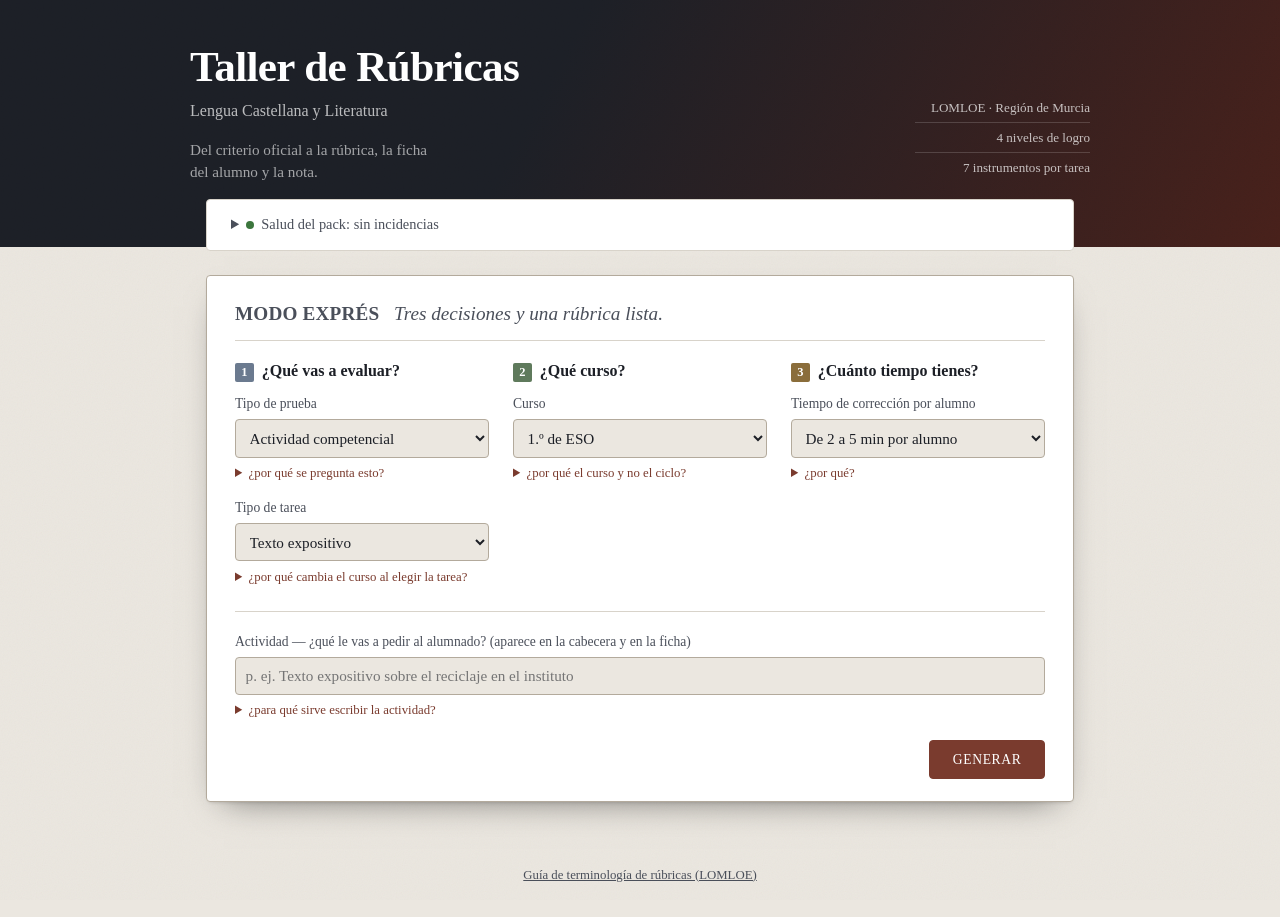
<file: index.html>
<!doctype html>
<html lang="es">
<head>
<meta charset="utf-8" />
<!-- viewport-fit=cover: instalada en el iPad, la banda de tinta llega hasta el
     borde y bajo la barra de estado; el CSS devuelve el hueco con env(safe-area-*). -->
<meta name="viewport" content="width=device-width, initial-scale=1, viewport-fit=cover" />
<title>Taller de Rúbricas — Instrumentos de evaluación LOMLOE</title>
<meta name="description" content="Rúbricas, listas de cotejo y ficha del alumno para Lengua Castellana y Literatura, derivadas del currículo oficial de la Región de Murcia. Sin servidor, sin cuentas y sin enviar datos." />

<link rel="stylesheet" href="css/styles.css" />
<link rel="stylesheet" href="css/print.css" media="print" />

<!-- Instalación (iPad con Safari, Android y escritorio con Chrome). -->
<link rel="manifest" href="manifest.webmanifest" />
<meta name="theme-color" content="#1c1f26" media="(prefers-color-scheme: light)" />
<meta name="theme-color" content="#2a2e37" media="(prefers-color-scheme: dark)" />
<link rel="icon" href="assets/icons/favicon.svg" type="image/svg+xml" />
<link rel="icon" href="assets/icons/favicon.ico" sizes="any" />
<link rel="icon" href="assets/icons/favicon-32.png" type="image/png" sizes="32x32" />
<!-- iOS no lee el manifest: necesita sus propias etiquetas para instalarse. -->
<link rel="apple-touch-icon" href="assets/icons/apple-touch-icon.png" />
<meta name="apple-mobile-web-app-capable" content="yes" />
<meta name="mobile-web-app-capable" content="yes" />
<meta name="apple-mobile-web-app-status-bar-style" content="black-translucent" />
<meta name="apple-mobile-web-app-title" content="Rúbricas" />
</head>
<body>
<header class="banda">
  <div class="banda-interior">
    <div class="banda-titulo">
      <h1>Taller de Rúbricas</h1>
      <p class="subtitulo">Lengua Castellana y Literatura</p>
      <p class="banda-claim">Del criterio oficial a la rúbrica, la ficha del alumno y la nota.</p>
      <div id="zona-instalar" class="zona-instalar" hidden></div>
    </div>
    <ul class="banda-datos">
      <li>LOMLOE · Región de Murcia</li>
      <li>4 niveles de logro</li>
      <li>7 instrumentos por tarea</li>
    </ul>
  </div>
</header>

<main>
  <section id="salud-pack" class="tarjeta" hidden></section>

  <section id="modo-expres" class="tarjeta tarjeta-config">
    <h2 class="titulo-config">Modo exprés <span class="ayuda">Tres decisiones y una rúbrica lista.</span></h2>

    <form id="form-expres">
      <div class="rejilla-config">
        <div class="campo-config">
          <p class="paso-titulo"><span class="paso paso-1">1</span>¿Qué vas a evaluar?</p>

          <label for="puerta">Tipo de prueba</label>
          <select id="puerta" name="puerta" required></select>
          <div data-micro="puerta"></div>

          <label for="tipo-tarea">Tipo de tarea</label>
          <select id="tipo-tarea" name="tipo-tarea" required></select>
          <div data-micro="tipo-tarea"></div>
        </div>

        <div class="campo-config">
          <p class="paso-titulo"><span class="paso paso-2">2</span>¿Qué curso?</p>

          <label for="curso">Curso</label>
          <select id="curso" name="curso" required></select>
          <div data-micro="curso"></div>
        </div>

        <div class="campo-config">
          <p class="paso-titulo"><span class="paso paso-3">3</span>¿Cuánto tiempo tienes?</p>

          <label for="tiempo">Tiempo de corrección por alumno</label>
          <select id="tiempo" name="tiempo" required></select>
          <div data-micro="tiempo"></div>
        </div>
      </div>

      <div class="campo-config campo-actividad">
        <label for="actividad">Actividad — ¿qué le vas a pedir al alumnado? (aparece en la cabecera y en la ficha)</label>
        <input type="text" id="actividad" name="actividad" placeholder="p. ej. Texto expositivo sobre el reciclaje en el instituto" required />
        <div data-micro="actividad"></div>
      </div>

      <div class="acciones-config">
        <button type="submit">Generar</button>
      </div>
    </form>
  </section>

  <section id="resultado" class="tarjeta" hidden></section>
</main>

<footer class="pie">
  <a href="docs/guia-terminologia.html">Guía de terminología de rúbricas (LOMLOE)</a>
</footer>

<script type="module" src="js/main.js"></script>
</body>
</html>
</file>
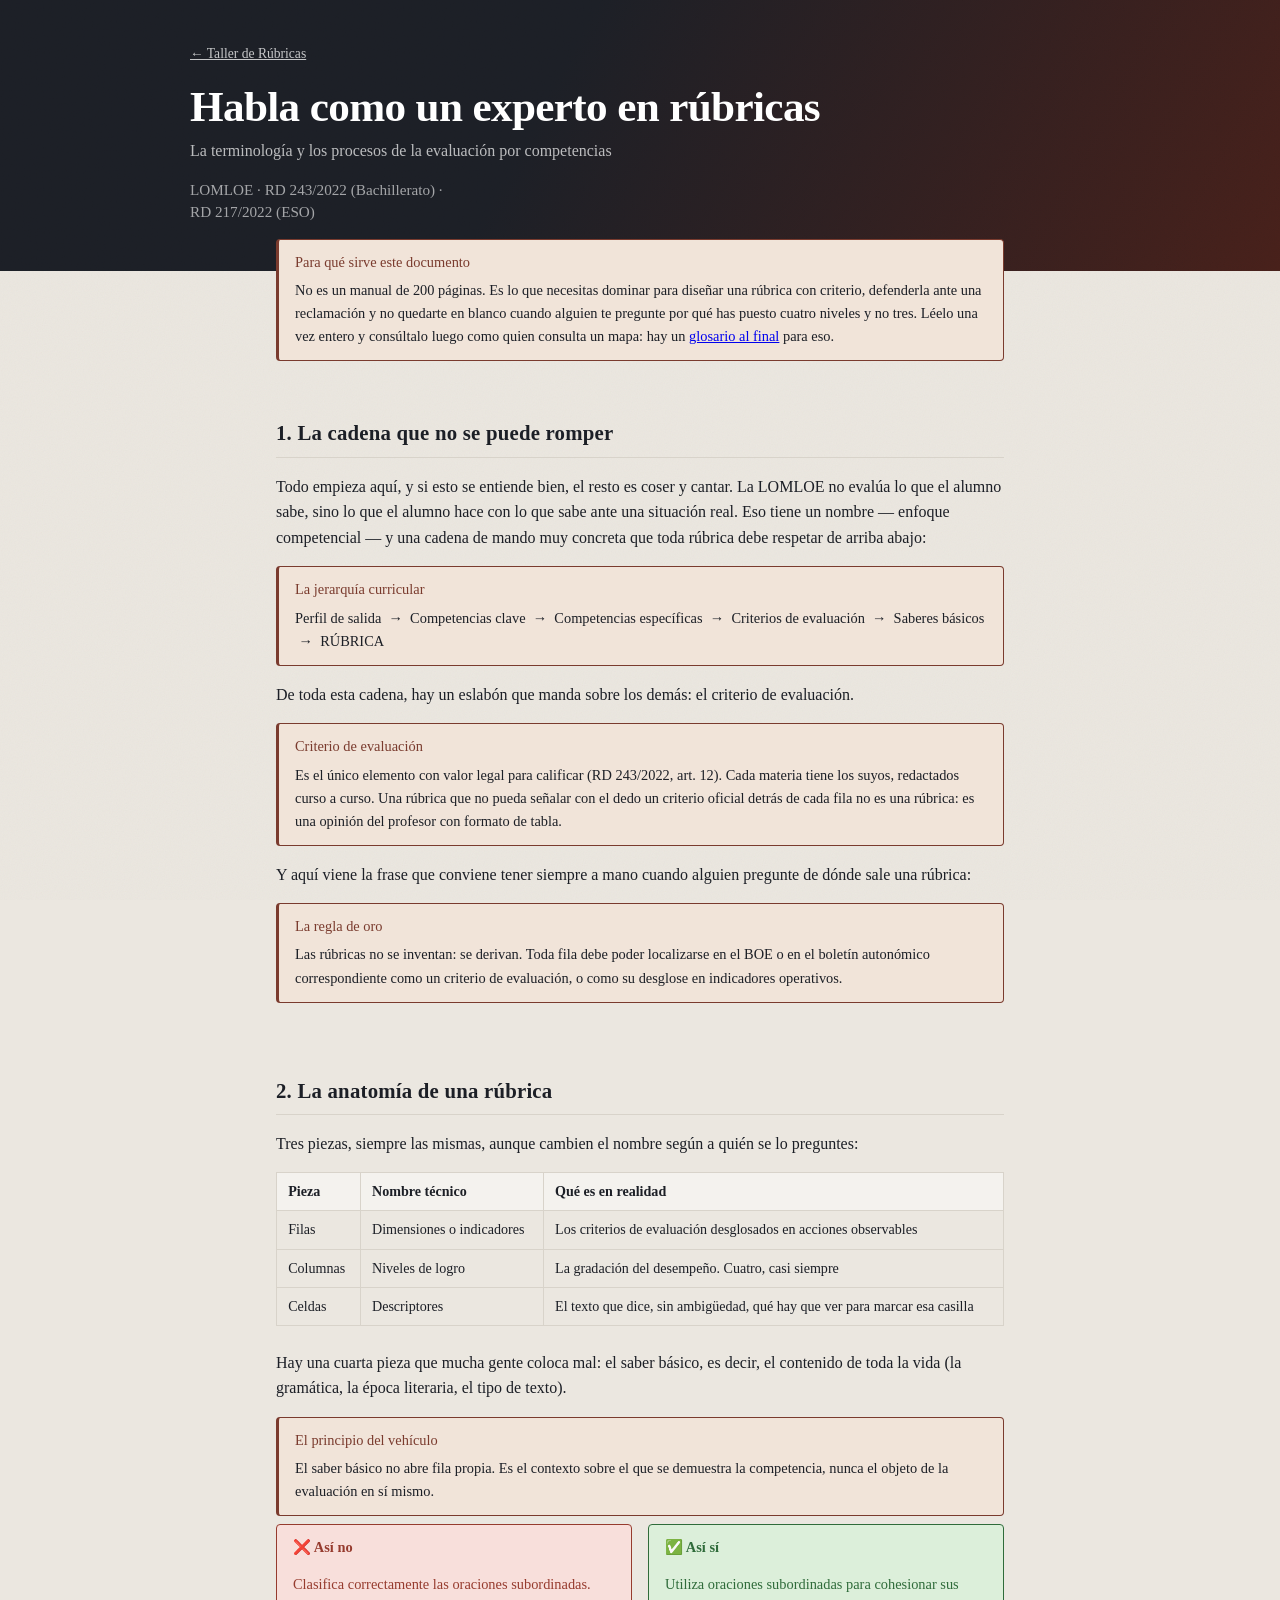
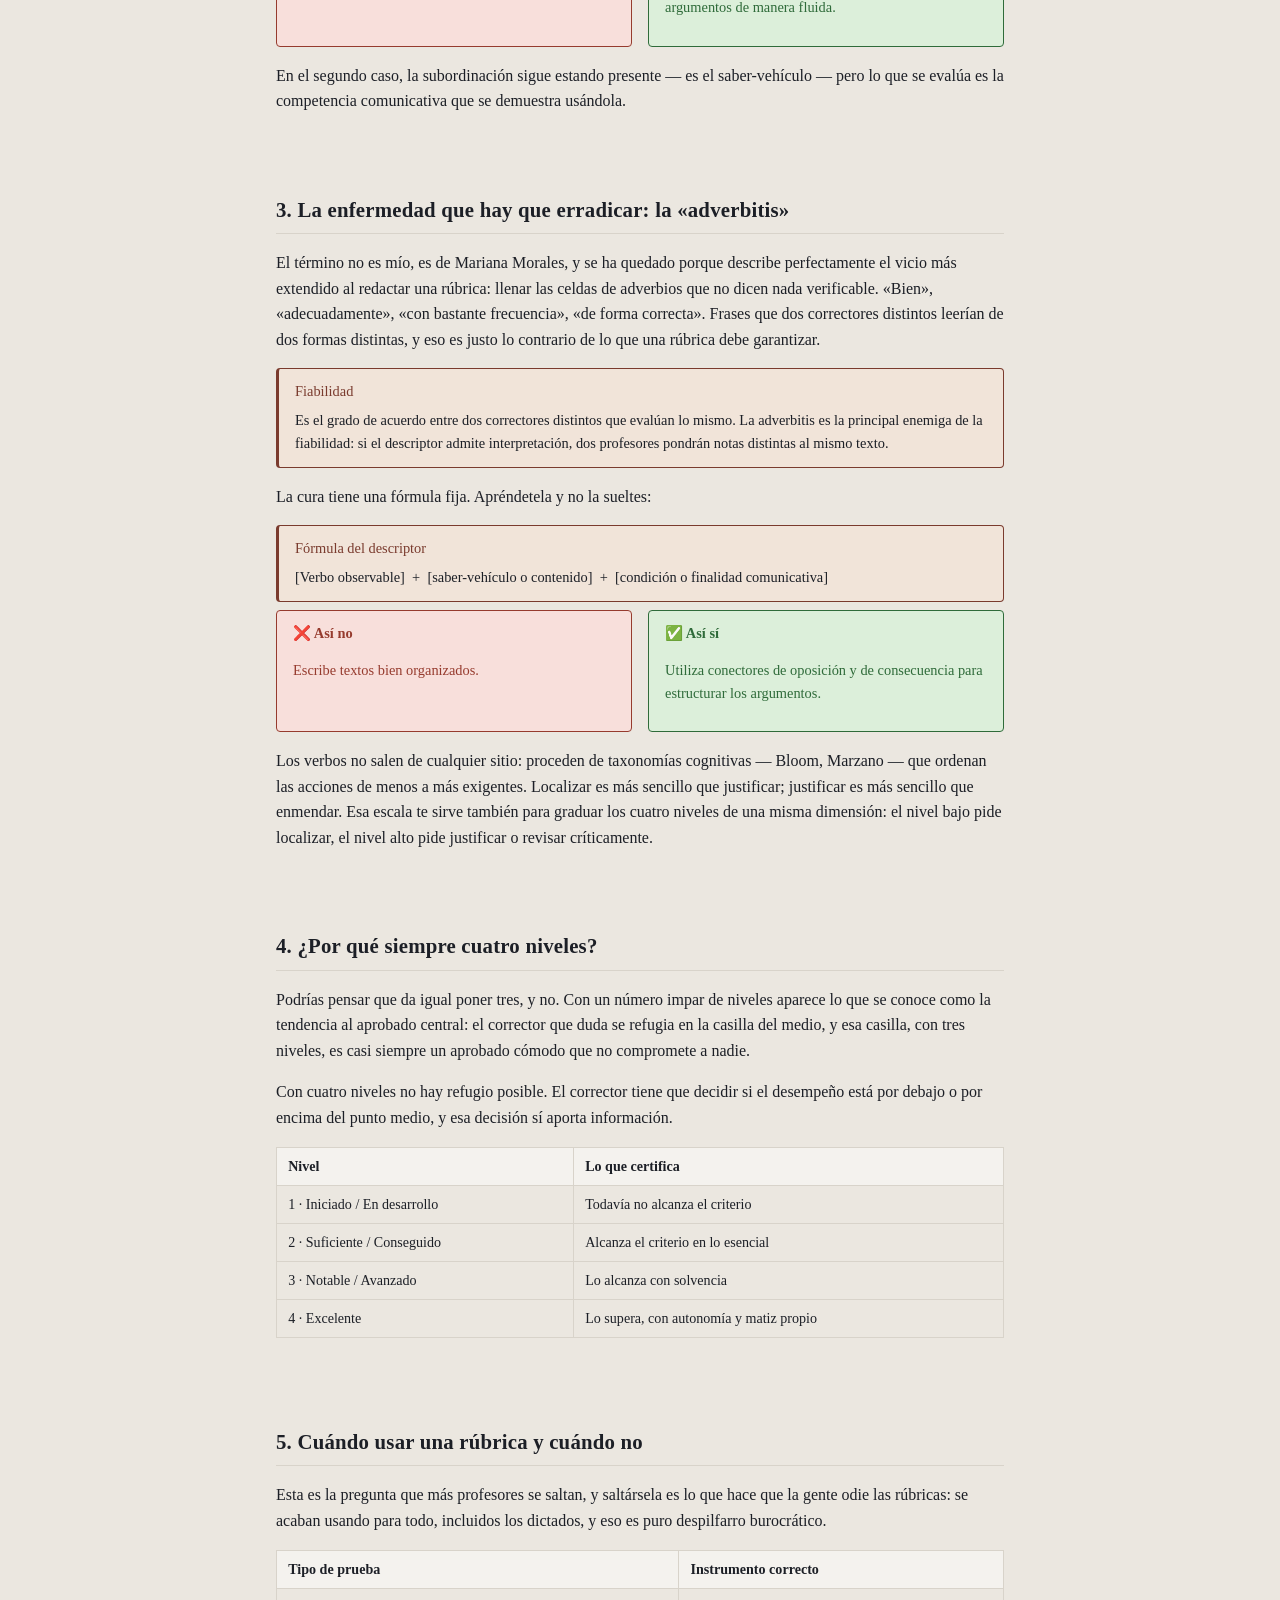
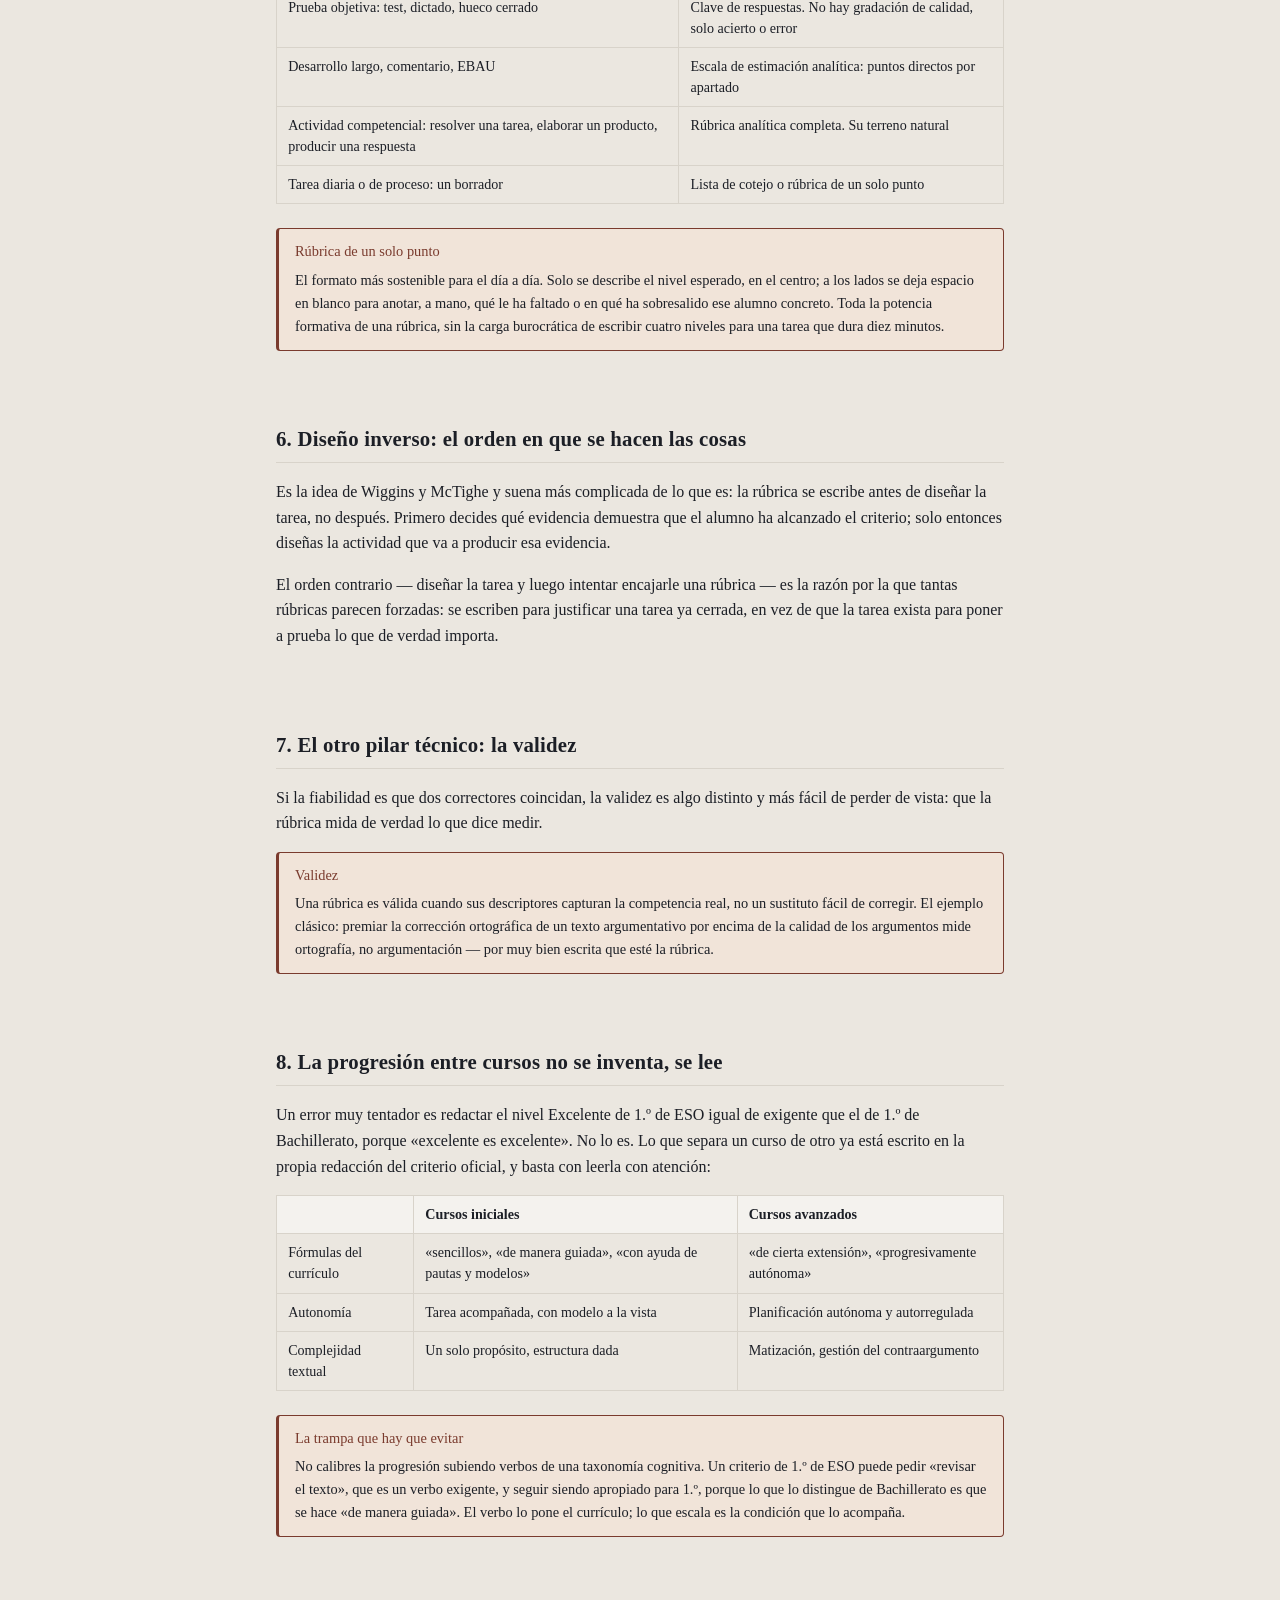
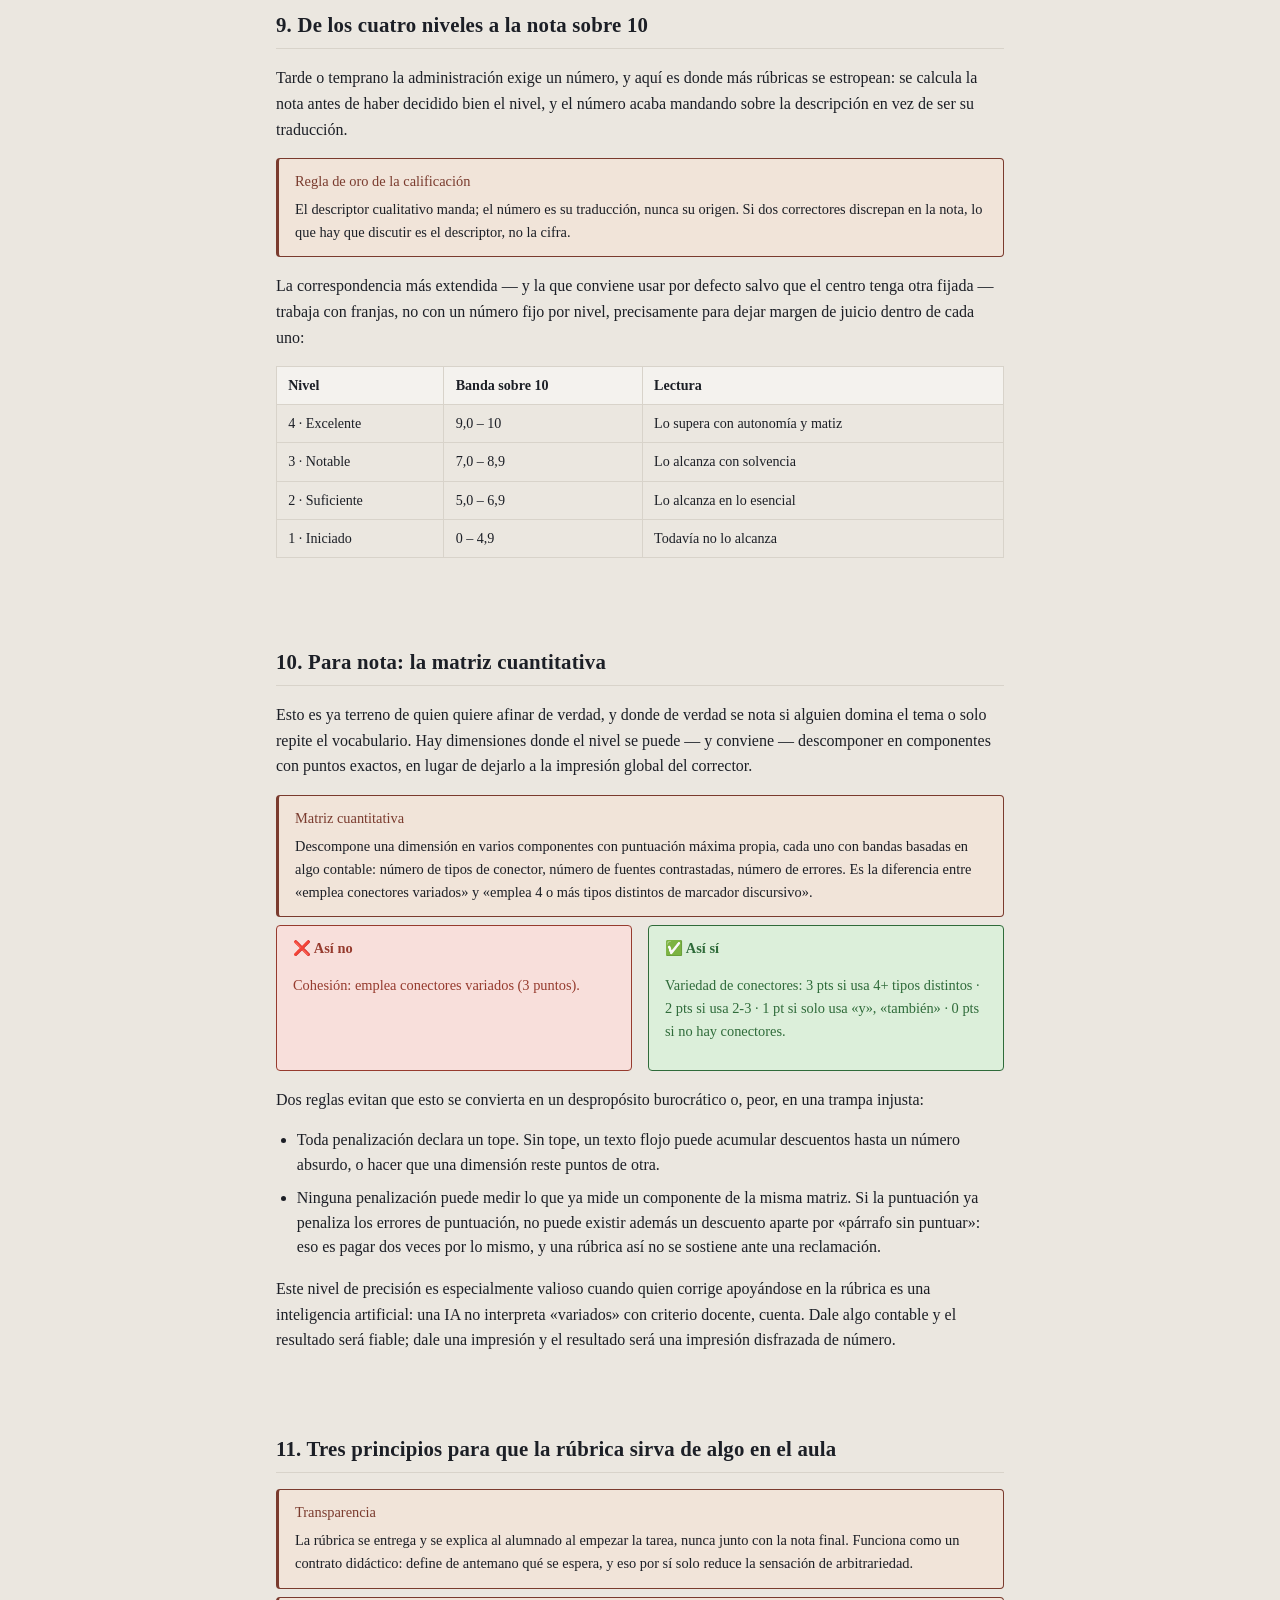
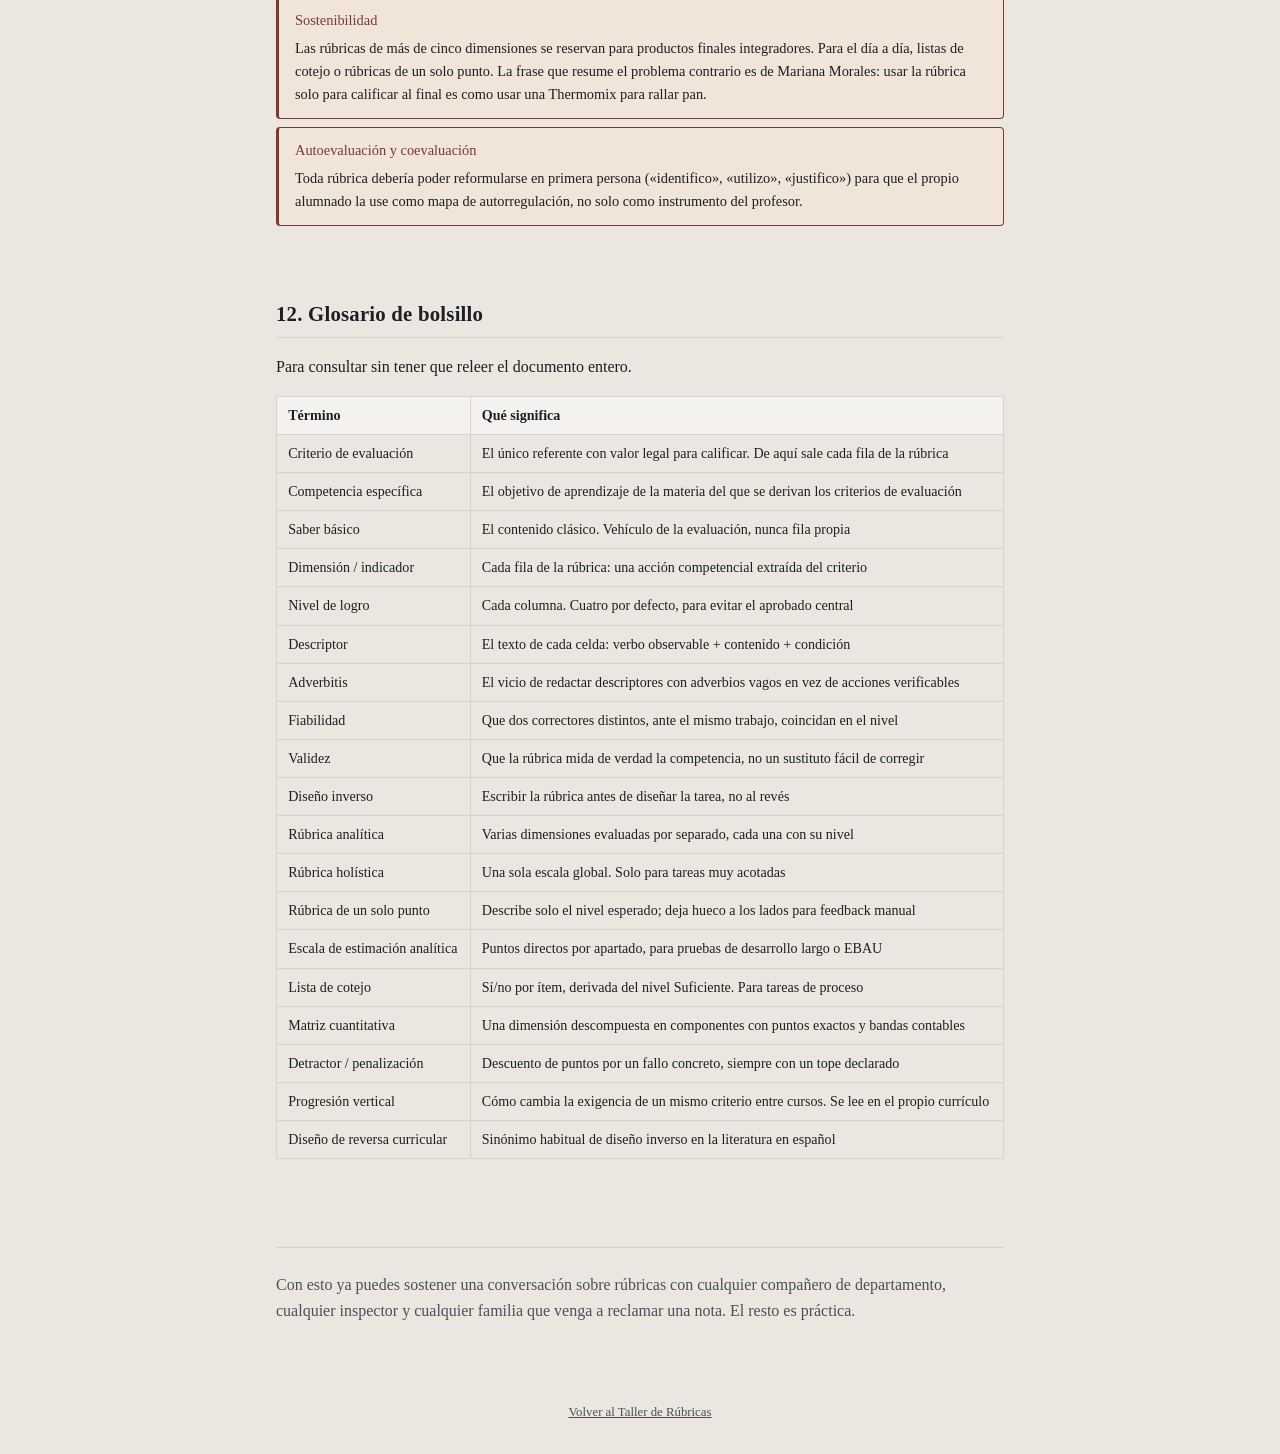
<file: docs/guia-terminologia.html>
<!doctype html>
<html lang="es">
<head>
<meta charset="utf-8" />
<meta name="viewport" content="width=device-width, initial-scale=1, viewport-fit=cover" />
<title>Guía de terminología de rúbricas (LOMLOE) — Taller de Rúbricas</title>
<meta name="description" content="La terminología y los procesos de la evaluación por competencias: criterio de evaluación, fiabilidad, validez, adverbitis, matriz cuantitativa y el resto del vocabulario para diseñar una rúbrica con criterio." />

<link rel="stylesheet" href="../css/styles.css" />
<link rel="stylesheet" href="../css/guia.css" />
<link rel="icon" href="../assets/icons/favicon.svg" type="image/svg+xml" />
<link rel="icon" href="../assets/icons/favicon.ico" sizes="any" />
</head>
<body>
<header class="banda banda-doc">
  <div class="banda-interior">
    <div class="banda-titulo">
      <p class="volver"><a href="../index.html">← Taller de Rúbricas</a></p>
      <h1>Habla como un experto en rúbricas</h1>
      <p class="subtitulo">La terminología y los procesos de la evaluación por competencias</p>
      <p class="banda-claim">LOMLOE · RD 243/2022 (Bachillerato) · RD 217/2022 (ESO)</p>
    </div>
  </div>
</header>

<main class="guia">

  <div class="aviso-caja">
    <span class="etiqueta">Para qué sirve este documento</span>
    <p>No es un manual de 200 páginas. Es lo que necesitas dominar para diseñar una rúbrica con criterio, defenderla ante una reclamación y no quedarte en blanco cuando alguien te pregunte por qué has puesto cuatro niveles y no tres. Léelo una vez entero y consúltalo luego como quien consulta un mapa: hay un <a href="#glosario">glosario al final</a> para eso.</p>
  </div>

  <section>
    <h2 id="s1">1. La cadena que no se puede romper</h2>
    <p>Todo empieza aquí, y si esto se entiende bien, el resto es coser y cantar. La LOMLOE no evalúa lo que el alumno sabe, sino lo que el alumno hace con lo que sabe ante una situación real. Eso tiene un nombre — enfoque competencial — y una cadena de mando muy concreta que toda rúbrica debe respetar de arriba abajo:</p>

    <div class="aviso-caja">
      <span class="etiqueta">La jerarquía curricular</span>
      <p>Perfil de salida &nbsp;→&nbsp; Competencias clave &nbsp;→&nbsp; Competencias específicas &nbsp;→&nbsp; Criterios de evaluación &nbsp;→&nbsp; Saberes básicos &nbsp;→&nbsp; RÚBRICA</p>
    </div>

    <p>De toda esta cadena, hay un eslabón que manda sobre los demás: el criterio de evaluación.</p>

    <div class="aviso-caja">
      <span class="etiqueta">Criterio de evaluación</span>
      <p>Es el único elemento con valor legal para calificar (RD 243/2022, art. 12). Cada materia tiene los suyos, redactados curso a curso. Una rúbrica que no pueda señalar con el dedo un criterio oficial detrás de cada fila no es una rúbrica: es una opinión del profesor con formato de tabla.</p>
    </div>

    <p>Y aquí viene la frase que conviene tener siempre a mano cuando alguien pregunte de dónde sale una rúbrica:</p>

    <div class="aviso-caja">
      <span class="etiqueta">La regla de oro</span>
      <p>Las rúbricas no se inventan: se derivan. Toda fila debe poder localizarse en el BOE o en el boletín autonómico correspondiente como un criterio de evaluación, o como su desglose en indicadores operativos.</p>
    </div>
  </section>

  <section>
    <h2 id="s2">2. La anatomía de una rúbrica</h2>
    <p>Tres piezas, siempre las mismas, aunque cambien el nombre según a quién se lo preguntes:</p>

    <div class="tabla-rodante">
      <table>
        <thead><tr><th>Pieza</th><th>Nombre técnico</th><th>Qué es en realidad</th></tr></thead>
        <tbody>
          <tr><td>Filas</td><td>Dimensiones o indicadores</td><td>Los criterios de evaluación desglosados en acciones observables</td></tr>
          <tr><td>Columnas</td><td>Niveles de logro</td><td>La gradación del desempeño. Cuatro, casi siempre</td></tr>
          <tr><td>Celdas</td><td>Descriptores</td><td>El texto que dice, sin ambigüedad, qué hay que ver para marcar esa casilla</td></tr>
        </tbody>
      </table>
    </div>

    <p>Hay una cuarta pieza que mucha gente coloca mal: el saber básico, es decir, el contenido de toda la vida (la gramática, la época literaria, el tipo de texto).</p>

    <div class="aviso-caja">
      <span class="etiqueta">El principio del vehículo</span>
      <p>El saber básico no abre fila propia. Es el contexto sobre el que se demuestra la competencia, nunca el objeto de la evaluación en sí mismo.</p>
    </div>

    <div class="comparacion">
      <div class="caja-no">
        <span class="etiqueta">❌ Así no</span>
        <p>Clasifica correctamente las oraciones subordinadas.</p>
      </div>
      <div class="caja-si">
        <span class="etiqueta">✅ Así sí</span>
        <p>Utiliza oraciones subordinadas para cohesionar sus argumentos de manera fluida.</p>
      </div>
    </div>

    <p>En el segundo caso, la subordinación sigue estando presente — es el saber-vehículo — pero lo que se evalúa es la competencia comunicativa que se demuestra usándola.</p>
  </section>

  <section>
    <h2 id="s3">3. La enfermedad que hay que erradicar: la «adverbitis»</h2>
    <p>El término no es mío, es de Mariana Morales, y se ha quedado porque describe perfectamente el vicio más extendido al redactar una rúbrica: llenar las celdas de adverbios que no dicen nada verificable. «Bien», «adecuadamente», «con bastante frecuencia», «de forma correcta». Frases que dos correctores distintos leerían de dos formas distintas, y eso es justo lo contrario de lo que una rúbrica debe garantizar.</p>

    <div class="aviso-caja">
      <span class="etiqueta">Fiabilidad</span>
      <p>Es el grado de acuerdo entre dos correctores distintos que evalúan lo mismo. La adverbitis es la principal enemiga de la fiabilidad: si el descriptor admite interpretación, dos profesores pondrán notas distintas al mismo texto.</p>
    </div>

    <p>La cura tiene una fórmula fija. Apréndetela y no la sueltes:</p>

    <div class="aviso-caja">
      <span class="etiqueta">Fórmula del descriptor</span>
      <p>[Verbo observable] &nbsp;+&nbsp; [saber-vehículo o contenido] &nbsp;+&nbsp; [condición o finalidad comunicativa]</p>
    </div>

    <div class="comparacion">
      <div class="caja-no">
        <span class="etiqueta">❌ Así no</span>
        <p>Escribe textos bien organizados.</p>
      </div>
      <div class="caja-si">
        <span class="etiqueta">✅ Así sí</span>
        <p>Utiliza conectores de oposición y de consecuencia para estructurar los argumentos.</p>
      </div>
    </div>

    <p>Los verbos no salen de cualquier sitio: proceden de taxonomías cognitivas — Bloom, Marzano — que ordenan las acciones de menos a más exigentes. Localizar es más sencillo que justificar; justificar es más sencillo que enmendar. Esa escala te sirve también para graduar los cuatro niveles de una misma dimensión: el nivel bajo pide localizar, el nivel alto pide justificar o revisar críticamente.</p>
  </section>

  <section>
    <h2 id="s4">4. ¿Por qué siempre cuatro niveles?</h2>
    <p>Podrías pensar que da igual poner tres, y no. Con un número impar de niveles aparece lo que se conoce como la tendencia al aprobado central: el corrector que duda se refugia en la casilla del medio, y esa casilla, con tres niveles, es casi siempre un aprobado cómodo que no compromete a nadie.</p>
    <p>Con cuatro niveles no hay refugio posible. El corrector tiene que decidir si el desempeño está por debajo o por encima del punto medio, y esa decisión sí aporta información.</p>

    <div class="tabla-rodante">
      <table>
        <thead><tr><th>Nivel</th><th>Lo que certifica</th></tr></thead>
        <tbody>
          <tr><td>1 · Iniciado / En desarrollo</td><td>Todavía no alcanza el criterio</td></tr>
          <tr><td>2 · Suficiente / Conseguido</td><td>Alcanza el criterio en lo esencial</td></tr>
          <tr><td>3 · Notable / Avanzado</td><td>Lo alcanza con solvencia</td></tr>
          <tr><td>4 · Excelente</td><td>Lo supera, con autonomía y matiz propio</td></tr>
        </tbody>
      </table>
    </div>
  </section>

  <section>
    <h2 id="s5">5. Cuándo usar una rúbrica y cuándo no</h2>
    <p>Esta es la pregunta que más profesores se saltan, y saltársela es lo que hace que la gente odie las rúbricas: se acaban usando para todo, incluidos los dictados, y eso es puro despilfarro burocrático.</p>

    <div class="tabla-rodante">
      <table>
        <thead><tr><th>Tipo de prueba</th><th>Instrumento correcto</th></tr></thead>
        <tbody>
          <tr><td>Prueba objetiva: test, dictado, hueco cerrado</td><td>Clave de respuestas. No hay gradación de calidad, solo acierto o error</td></tr>
          <tr><td>Desarrollo largo, comentario, EBAU</td><td>Escala de estimación analítica: puntos directos por apartado</td></tr>
          <tr><td>Actividad competencial: resolver una tarea, elaborar un producto, producir una respuesta</td><td>Rúbrica analítica completa. Su terreno natural</td></tr>
          <tr><td>Tarea diaria o de proceso: un borrador</td><td>Lista de cotejo o rúbrica de un solo punto</td></tr>
        </tbody>
      </table>
    </div>

    <div class="aviso-caja">
      <span class="etiqueta">Rúbrica de un solo punto</span>
      <p>El formato más sostenible para el día a día. Solo se describe el nivel esperado, en el centro; a los lados se deja espacio en blanco para anotar, a mano, qué le ha faltado o en qué ha sobresalido ese alumno concreto. Toda la potencia formativa de una rúbrica, sin la carga burocrática de escribir cuatro niveles para una tarea que dura diez minutos.</p>
    </div>
  </section>

  <section>
    <h2 id="s6">6. Diseño inverso: el orden en que se hacen las cosas</h2>
    <p>Es la idea de Wiggins y McTighe y suena más complicada de lo que es: la rúbrica se escribe antes de diseñar la tarea, no después. Primero decides qué evidencia demuestra que el alumno ha alcanzado el criterio; solo entonces diseñas la actividad que va a producir esa evidencia.</p>
    <p>El orden contrario — diseñar la tarea y luego intentar encajarle una rúbrica — es la razón por la que tantas rúbricas parecen forzadas: se escriben para justificar una tarea ya cerrada, en vez de que la tarea exista para poner a prueba lo que de verdad importa.</p>
  </section>

  <section>
    <h2 id="s7">7. El otro pilar técnico: la validez</h2>
    <p>Si la fiabilidad es que dos correctores coincidan, la validez es algo distinto y más fácil de perder de vista: que la rúbrica mida de verdad lo que dice medir.</p>

    <div class="aviso-caja">
      <span class="etiqueta">Validez</span>
      <p>Una rúbrica es válida cuando sus descriptores capturan la competencia real, no un sustituto fácil de corregir. El ejemplo clásico: premiar la corrección ortográfica de un texto argumentativo por encima de la calidad de los argumentos mide ortografía, no argumentación — por muy bien escrita que esté la rúbrica.</p>
    </div>
  </section>

  <section>
    <h2 id="s8">8. La progresión entre cursos no se inventa, se lee</h2>
    <p>Un error muy tentador es redactar el nivel Excelente de 1.º de ESO igual de exigente que el de 1.º de Bachillerato, porque «excelente es excelente». No lo es. Lo que separa un curso de otro ya está escrito en la propia redacción del criterio oficial, y basta con leerla con atención:</p>

    <div class="tabla-rodante">
      <table>
        <thead><tr><th></th><th>Cursos iniciales</th><th>Cursos avanzados</th></tr></thead>
        <tbody>
          <tr><td>Fórmulas del currículo</td><td>«sencillos», «de manera guiada», «con ayuda de pautas y modelos»</td><td>«de cierta extensión», «progresivamente autónoma»</td></tr>
          <tr><td>Autonomía</td><td>Tarea acompañada, con modelo a la vista</td><td>Planificación autónoma y autorregulada</td></tr>
          <tr><td>Complejidad textual</td><td>Un solo propósito, estructura dada</td><td>Matización, gestión del contraargumento</td></tr>
        </tbody>
      </table>
    </div>

    <div class="aviso-caja">
      <span class="etiqueta">La trampa que hay que evitar</span>
      <p>No calibres la progresión subiendo verbos de una taxonomía cognitiva. Un criterio de 1.º de ESO puede pedir «revisar el texto», que es un verbo exigente, y seguir siendo apropiado para 1.º, porque lo que lo distingue de Bachillerato es que se hace «de manera guiada». El verbo lo pone el currículo; lo que escala es la condición que lo acompaña.</p>
    </div>
  </section>

  <section>
    <h2 id="s9">9. De los cuatro niveles a la nota sobre 10</h2>
    <p>Tarde o temprano la administración exige un número, y aquí es donde más rúbricas se estropean: se calcula la nota antes de haber decidido bien el nivel, y el número acaba mandando sobre la descripción en vez de ser su traducción.</p>

    <div class="aviso-caja">
      <span class="etiqueta">Regla de oro de la calificación</span>
      <p>El descriptor cualitativo manda; el número es su traducción, nunca su origen. Si dos correctores discrepan en la nota, lo que hay que discutir es el descriptor, no la cifra.</p>
    </div>

    <p>La correspondencia más extendida — y la que conviene usar por defecto salvo que el centro tenga otra fijada — trabaja con franjas, no con un número fijo por nivel, precisamente para dejar margen de juicio dentro de cada uno:</p>

    <div class="tabla-rodante">
      <table>
        <thead><tr><th>Nivel</th><th>Banda sobre 10</th><th>Lectura</th></tr></thead>
        <tbody>
          <tr><td>4 · Excelente</td><td>9,0 – 10</td><td>Lo supera con autonomía y matiz</td></tr>
          <tr><td>3 · Notable</td><td>7,0 – 8,9</td><td>Lo alcanza con solvencia</td></tr>
          <tr><td>2 · Suficiente</td><td>5,0 – 6,9</td><td>Lo alcanza en lo esencial</td></tr>
          <tr><td>1 · Iniciado</td><td>0 – 4,9</td><td>Todavía no lo alcanza</td></tr>
        </tbody>
      </table>
    </div>
  </section>

  <section>
    <h2 id="s10">10. Para nota: la matriz cuantitativa</h2>
    <p>Esto es ya terreno de quien quiere afinar de verdad, y donde de verdad se nota si alguien domina el tema o solo repite el vocabulario. Hay dimensiones donde el nivel se puede — y conviene — descomponer en componentes con puntos exactos, en lugar de dejarlo a la impresión global del corrector.</p>

    <div class="aviso-caja">
      <span class="etiqueta">Matriz cuantitativa</span>
      <p>Descompone una dimensión en varios componentes con puntuación máxima propia, cada uno con bandas basadas en algo contable: número de tipos de conector, número de fuentes contrastadas, número de errores. Es la diferencia entre «emplea conectores variados» y «emplea 4 o más tipos distintos de marcador discursivo».</p>
    </div>

    <div class="comparacion">
      <div class="caja-no">
        <span class="etiqueta">❌ Así no</span>
        <p>Cohesión: emplea conectores variados (3 puntos).</p>
      </div>
      <div class="caja-si">
        <span class="etiqueta">✅ Así sí</span>
        <p>Variedad de conectores: 3 pts si usa 4+ tipos distintos · 2 pts si usa 2-3 · 1 pt si solo usa «y», «también» · 0 pts si no hay conectores.</p>
      </div>
    </div>

    <p>Dos reglas evitan que esto se convierta en un despropósito burocrático o, peor, en una trampa injusta:</p>

    <ul class="lista-reglas">
      <li>Toda penalización declara un tope. Sin tope, un texto flojo puede acumular descuentos hasta un número absurdo, o hacer que una dimensión reste puntos de otra.</li>
      <li>Ninguna penalización puede medir lo que ya mide un componente de la misma matriz. Si la puntuación ya penaliza los errores de puntuación, no puede existir además un descuento aparte por «párrafo sin puntuar»: eso es pagar dos veces por lo mismo, y una rúbrica así no se sostiene ante una reclamación.</li>
    </ul>

    <p>Este nivel de precisión es especialmente valioso cuando quien corrige apoyándose en la rúbrica es una inteligencia artificial: una IA no interpreta «variados» con criterio docente, cuenta. Dale algo contable y el resultado será fiable; dale una impresión y el resultado será una impresión disfrazada de número.</p>
  </section>

  <section>
    <h2 id="s11">11. Tres principios para que la rúbrica sirva de algo en el aula</h2>

    <div class="aviso-caja">
      <span class="etiqueta">Transparencia</span>
      <p>La rúbrica se entrega y se explica al alumnado al empezar la tarea, nunca junto con la nota final. Funciona como un contrato didáctico: define de antemano qué se espera, y eso por sí solo reduce la sensación de arbitrariedad.</p>
    </div>

    <div class="aviso-caja">
      <span class="etiqueta">Sostenibilidad</span>
      <p>Las rúbricas de más de cinco dimensiones se reservan para productos finales integradores. Para el día a día, listas de cotejo o rúbricas de un solo punto. La frase que resume el problema contrario es de Mariana Morales: usar la rúbrica solo para calificar al final es como usar una Thermomix para rallar pan.</p>
    </div>

    <div class="aviso-caja">
      <span class="etiqueta">Autoevaluación y coevaluación</span>
      <p>Toda rúbrica debería poder reformularse en primera persona («identifico», «utilizo», «justifico») para que el propio alumnado la use como mapa de autorregulación, no solo como instrumento del profesor.</p>
    </div>
  </section>

  <section>
    <h2 id="glosario">12. Glosario de bolsillo</h2>
    <p>Para consultar sin tener que releer el documento entero.</p>

    <div class="tabla-rodante">
      <table>
        <thead><tr><th>Término</th><th>Qué significa</th></tr></thead>
        <tbody>
          <tr><td>Criterio de evaluación</td><td>El único referente con valor legal para calificar. De aquí sale cada fila de la rúbrica</td></tr>
          <tr><td>Competencia específica</td><td>El objetivo de aprendizaje de la materia del que se derivan los criterios de evaluación</td></tr>
          <tr><td>Saber básico</td><td>El contenido clásico. Vehículo de la evaluación, nunca fila propia</td></tr>
          <tr><td>Dimensión / indicador</td><td>Cada fila de la rúbrica: una acción competencial extraída del criterio</td></tr>
          <tr><td>Nivel de logro</td><td>Cada columna. Cuatro por defecto, para evitar el aprobado central</td></tr>
          <tr><td>Descriptor</td><td>El texto de cada celda: verbo observable + contenido + condición</td></tr>
          <tr><td>Adverbitis</td><td>El vicio de redactar descriptores con adverbios vagos en vez de acciones verificables</td></tr>
          <tr><td>Fiabilidad</td><td>Que dos correctores distintos, ante el mismo trabajo, coincidan en el nivel</td></tr>
          <tr><td>Validez</td><td>Que la rúbrica mida de verdad la competencia, no un sustituto fácil de corregir</td></tr>
          <tr><td>Diseño inverso</td><td>Escribir la rúbrica antes de diseñar la tarea, no al revés</td></tr>
          <tr><td>Rúbrica analítica</td><td>Varias dimensiones evaluadas por separado, cada una con su nivel</td></tr>
          <tr><td>Rúbrica holística</td><td>Una sola escala global. Solo para tareas muy acotadas</td></tr>
          <tr><td>Rúbrica de un solo punto</td><td>Describe solo el nivel esperado; deja hueco a los lados para feedback manual</td></tr>
          <tr><td>Escala de estimación analítica</td><td>Puntos directos por apartado, para pruebas de desarrollo largo o EBAU</td></tr>
          <tr><td>Lista de cotejo</td><td>Sí/no por ítem, derivada del nivel Suficiente. Para tareas de proceso</td></tr>
          <tr><td>Matriz cuantitativa</td><td>Una dimensión descompuesta en componentes con puntos exactos y bandas contables</td></tr>
          <tr><td>Detractor / penalización</td><td>Descuento de puntos por un fallo concreto, siempre con un tope declarado</td></tr>
          <tr><td>Progresión vertical</td><td>Cómo cambia la exigencia de un mismo criterio entre cursos. Se lee en el propio currículo</td></tr>
          <tr><td>Diseño de reversa curricular</td><td>Sinónimo habitual de diseño inverso en la literatura en español</td></tr>
        </tbody>
      </table>
    </div>
  </section>

  <p class="cierre">Con esto ya puedes sostener una conversación sobre rúbricas con cualquier compañero de departamento, cualquier inspector y cualquier familia que venga a reclamar una nota. El resto es práctica.</p>

</main>

<footer class="pie">
  <a href="../index.html">Volver al Taller de Rúbricas</a>
</footer>

</body>
</html>
</file>
<file: css/styles.css>
:root {
  --fuente: "Iowan Old Style", "Palatino Linotype", "Book Antiqua", Georgia, serif;

  --tinta: #1c1f26;
  --tinta-suave: #4a4f5a;
  --papel: #ffffff;
  --fondo: #ebe7e0;
  --linea: #d8d3ca;
  /* Borde de control. --linea se queda para las líneas finas de tabla, que en
     impresión deben seguir siendo suaves; un control necesita más contraste
     del que aguanta una rejilla de rúbrica a 0,8rem. */
  --linea-fuerte: #b3aa9c;
  --acento: #7a3b2e;

  /* Banda de tinta de la portada: el registro "aplicación", frente al registro
     "papel" de las tarjetas. En claro va de la tinta al acento profundo. */
  --tinta-banda-1: #1c1f26;
  --tinta-banda-2: #47201a;
  --acento-suave: #f1e4d9;
  --bloque-a: #6b7a8f;
  --bloque-b: #7a3b2e;
  --bloque-c: #5f7a5c;
  --bloque-d: #8a6d3b;
  --aviso: #a4460b;
  --error: #963b2e;
  --radio: 4px;

  /* Fondo de la columna de dimensión, distinto de --fondo a propósito:
     print.css reinicia --fondo a blanco para el cuerpo de la página, y esta
     columna tiene que seguir distinguiéndose también en el PDF impreso. */
  --col-dimension-bg: #f4f2ee;

  /* Fondo de la fila de niveles de logro, de menor a mayor consecución. */
  --nivel-1-bg: #f8dfdb;
  --nivel-1-tx: #963b2e;
  --nivel-2-bg: #faecc7;
  --nivel-2-tx: #8a6d3b;
  --nivel-3-bg: #dcebe4;
  --nivel-3-tx: #2f6b5e;
  --nivel-4-bg: #dcefda;
  --nivel-4-tx: #2f6b3a;
}

@media (prefers-color-scheme: dark) {
  :root {
    --tinta: #ece9e3;
    --tinta-suave: #b9b4aa;
    --papel: #21242b;
    --fondo: #16181d;
    --linea: #3a3d44;
    --linea-fuerte: #5b606b;
    --acento: #e0a793;

    /* En oscuro la banda no puede ser más oscura que el fondo: se levanta
       hacia un acento profundo en vez de hundirse hacia el negro. */
    --tinta-banda-1: #2a2e37;
    --tinta-banda-2: #4d2820;
    --acento-suave: #33261f;
    --error: #e3a99a;

    --col-dimension-bg: #262932;

    --nivel-1-bg: #3a2420;
    --nivel-1-tx: #e3a99a;
    --nivel-2-bg: #3a3320;
    --nivel-2-tx: #e0c777;
    --nivel-3-bg: #1f2f2b;
    --nivel-3-tx: #a8d1c2;
    --nivel-4-bg: #1f3320;
    --nivel-4-tx: #9fd39f;
  }
}

* { box-sizing: border-box; }

body {
  margin: 0;
  font-family: var(--fuente);
  background: var(--fondo);
  color: var(--tinta);
  line-height: 1.5;
  position: relative;
}

/* Grano de papel muy sutil sobre el fondo de página — visible entre las
   tarjetas, cubierto por ellas. Ausente en impresión: print.css ya fuerza
   el fondo a blanco puro y esta textura no aporta nada sobre tinta real. */
@media screen {
  body::before {
    content: "";
    position: fixed;
    inset: 0;
    z-index: 0;
    pointer-events: none;
    opacity: 0.05;
    mix-blend-mode: multiply;
    background-image: url("data:image/svg+xml;utf8,<svg xmlns='http://www.w3.org/2000/svg' width='180' height='180'><filter id='n'><feTurbulence type='fractalNoise' baseFrequency='0.85' numOctaves='2' stitchTiles='stitch'/></filter><rect width='100%25' height='100%25' filter='url(%23n)'/></svg>");
  }
}

/* --- Banda de tinta -------------------------------------------------------
   El cromo de la aplicación, en el registro contrario al de las tarjetas: si
   todo el lienzo es papel, lo que se ve es un documento. La franja a sangre da
   el punto de anclaje que la portada no tenía, y los tres datos de la derecha
   contestan "¿qué es esto?" a quien la abre por primera vez. */
.banda {
  position: relative;
  z-index: 0;
  padding: 2.75rem 1rem 4rem;
  /* Instalada en el iPad, la aplicación se dibuja a sangre y por debajo de la
     barra de estado (viewport-fit=cover en index.html). El hueco se devuelve
     aquí y no en <body> para que el degradado siga llegando al borde físico de
     la pantalla: si lo devolviera el body, aparecería una franja de fondo
     encima de la banda, que es justo lo que se quería evitar. */
  padding-top: calc(2.75rem + env(safe-area-inset-top));
  padding-left: calc(1rem + env(safe-area-inset-left));
  padding-right: calc(1rem + env(safe-area-inset-right));
  background: linear-gradient(118deg, var(--tinta-banda-1) 0%, var(--tinta-banda-1) 42%, var(--tinta-banda-2) 100%);
  color: #fff;
}

/* El mismo grano que body::before, aquí en positivo: sobre tinta el multiply
   no se ve, así que la textura se aclara en vez de oscurecerse. */
@media screen {
  .banda::after {
    content: "";
    position: absolute;
    inset: 0;
    pointer-events: none;
    opacity: 0.06;
    mix-blend-mode: overlay;
    background-image: url("data:image/svg+xml;utf8,<svg xmlns='http://www.w3.org/2000/svg' width='180' height='180'><filter id='n'><feTurbulence type='fractalNoise' baseFrequency='0.85' numOctaves='2' stitchTiles='stitch'/></filter><rect width='100%25' height='100%25' filter='url(%23n)'/></svg>");
  }
}

.banda-interior {
  position: relative;
  z-index: 1;
  max-width: 900px;
  margin: 0 auto;
  display: flex;
  align-items: flex-end;
  justify-content: space-between;
  gap: 2.5rem;
}

/* El nombre de la aplicación. Escala con el ancho en vez de saltar de golpe
   en un punto de ruptura: entre el iPad en vertical y un monitor grande hay
   demasiados anchos intermedios para tres tallas fijas. */
.banda h1 {
  margin: 0 0 0.5rem;
  font-size: clamp(1.9rem, 1.1rem + 2.6vw, 2.7rem);
  line-height: 1.08;
  font-weight: 600;
  letter-spacing: -0.015em;
  text-wrap: balance;
}
.subtitulo {
  margin: 0;
  color: rgba(255, 255, 255, 0.7);
  font-size: 1rem;
}

/* Qué hace la aplicación, en una línea. La banda contestaba «¿qué es esto?»
   con tres datos sueltos a la derecha; quien la abre por primera vez necesita
   antes una frase, y quien la abre a diario no la lee y no le estorba. */
.banda-claim {
  margin: 1rem 0 0;
  max-width: 34ch;
  font-size: 0.95rem;
  line-height: 1.45;
  color: rgba(255, 255, 255, 0.6);
}

/* --- Botón de instalar ----------------------------------------------------
   Vive en la banda y solo aparece si el navegador puede instalar la
   aplicación (js/pwa.js): en Chrome abre el diálogo del sistema; en Safari,
   que no lo tiene, despliega las instrucciones de «Añadir a pantalla de
   inicio». Contorno claro sobre tinta: es una acción secundaria, no compite
   con «Generar». */
.zona-instalar { margin-top: 1.5rem; }
.zona-instalar[hidden] { display: none; }

.boton-instalar {
  min-height: 44px;
  padding: 0.6rem 1.2rem;
  background: rgba(255, 255, 255, 0.07);
  color: #fff;
  border: 1px solid rgba(255, 255, 255, 0.38);
  border-radius: var(--radio);
  font-size: 0.78rem;
  cursor: pointer;
  transition: background 0.12s ease, border-color 0.12s ease;
}
.boton-instalar:hover {
  background: rgba(255, 255, 255, 0.14);
  border-color: rgba(255, 255, 255, 0.7);
}
.boton-instalar:focus-visible {
  outline: 2px solid #fff;
  outline-offset: 2px;
}

.instalar-ayuda {
  margin: 0.85rem 0 0;
  max-width: 42ch;
  padding-left: 0.85rem;
  border-left: 2px solid rgba(255, 255, 255, 0.3);
  font-size: 0.85rem;
  line-height: 1.5;
  color: rgba(255, 255, 255, 0.78);
}
.instalar-ayuda strong { color: #fff; font-weight: 600; }

.banda-datos {
  margin: 0;
  padding: 0;
  list-style: none;
  text-align: right;
  flex-shrink: 0;
}
.banda-datos li {
  font-size: 0.82rem;
  color: rgba(255, 255, 255, 0.72);
  padding: 0.3rem 0 0.3rem 1rem;
  border-top: 1px solid rgba(255, 255, 255, 0.16);
}
.banda-datos li:first-child { border-top: none; }

main {
  position: relative;
  z-index: 1;
  max-width: 900px;
  /* Margen negativo: la primera tarjeta se monta sobre la banda. Va en <main>
     y no en la tarjeta porque #salud-pack se cuela por delante cuando el
     validador tiene algo que decir, y quien monte debe ser el primero. */
  margin: -3rem auto 0;
  padding: 0 1rem 4rem;
  padding-left: calc(1rem + env(safe-area-inset-left));
  padding-right: calc(1rem + env(safe-area-inset-right));
  padding-bottom: calc(4rem + env(safe-area-inset-bottom));
  display: flex;
  flex-direction: column;
  gap: 1.5rem;
}

/* iPad en vertical y ventanas estrechas de escritorio: los tres datos dejan de
   ser una columna a la derecha —que ahí obliga al título a partirse en tres
   líneas— y pasan a ser una fila de píldoras bajo el título. */
@media (max-width: 900px) {
  .banda-interior { flex-direction: column; align-items: flex-start; gap: 1.5rem; }
  .banda-datos {
    display: flex;
    flex-wrap: wrap;
    gap: 0.4rem 0.5rem;
    text-align: left;
  }
  .banda-datos li {
    padding: 0.25rem 0.7rem;
    border: 1px solid rgba(255, 255, 255, 0.22);
    border-radius: 999px;
  }
  .banda-claim { max-width: 46ch; }
}

@media (max-width: 620px) {
  .banda { padding-bottom: 3.5rem; padding-top: calc(2rem + env(safe-area-inset-top)); }
  .banda-claim { font-size: 0.9rem; }
}

.tarjeta {
  background: var(--papel);
  border: 1px solid var(--linea);
  border-radius: var(--radio);
  padding: 1.5rem;
}

.tarjeta h2 {
  margin-top: 0;
  font-size: 1.2rem;
  letter-spacing: 0.01em;
}
.ayuda { color: var(--tinta-suave); margin-top: -0.5rem; font-style: italic; }

/* --- Tarjeta de configuración (§11.1) -------------------------------------
   Una sola tarjeta montada sobre la banda, en lugar de cuatro <fieldset>
   apilados a ancho completo. Las tres decisiones del modo exprés van una al
   lado de otra; el único campo que necesita ancho de verdad —la actividad—
   se lo queda entero abajo. */
.tarjeta-config {
  padding: 1.5rem 1.75rem 1.35rem;
  border-color: var(--linea-fuerte);
  box-shadow: 0 14px 34px -18px rgba(0, 0, 0, 0.55), 0 2px 5px -3px rgba(0, 0, 0, 0.3);
}

.titulo-config {
  margin: 0 0 1.25rem;
  font-size: 0.85rem;
  font-weight: 600;
  text-transform: uppercase;
  letter-spacing: 0.09em;
  color: var(--tinta-suave);
  padding-bottom: 0.7rem;
  border-bottom: 1px solid var(--linea);
}
.titulo-config .ayuda {
  margin: 0 0 0 0.6rem;
  text-transform: none;
  letter-spacing: 0;
  font-weight: 400;
}

.rejilla-config {
  display: grid;
  grid-template-columns: repeat(3, 1fr);
  gap: 1.5rem;
  align-items: start;
}

.campo-config label {
  margin-bottom: 0.3rem;
  font-size: 0.85rem;
}
.campo-config label + select { margin-bottom: 0; }
.campo-config .microexplicacion + label { margin-top: 0.9rem; }
.tarjeta-config .microexplicacion { margin-top: 0.4rem; font-size: 0.8rem; }
.tarjeta-config .microexplicacion p { margin: 0.35rem 0 0; }

/* Numeral de paso con color de bloque LOMLOE: la portada y el interior dejan
   de ser dos paletas y pasan a ser la misma, vista antes y después de
   generar. Mismo lenguaje visual que .bloque-etiqueta de la rúbrica. */
.paso-titulo {
  display: flex;
  align-items: baseline;
  gap: 0.5rem;
  margin: 0 0 0.75rem;
  font-size: 1rem;
  font-weight: 600;
  line-height: 1.25;
}
.paso {
  flex-shrink: 0;
  display: inline-block;
  width: 1.5em;
  height: 1.5em;
  line-height: 1.5em;
  text-align: center;
  border-radius: 2px;
  color: #fff;
  font-size: 0.78rem;
  font-weight: 600;
}
.paso-1 { background: var(--bloque-a); }
.paso-2 { background: var(--bloque-c); }
.paso-3 { background: var(--bloque-d); }

/* Los controles llevan fondo propio dentro de la tarjeta blanca: un formulario
   tiene desplegables del color del papel, una aplicación tiene controles que
   se distinguen de la superficie que los sostiene. */
.tarjeta-config select,
.tarjeta-config input[type="text"] {
  background: var(--fondo);
  border-color: var(--linea-fuerte);
  font-size: 0.95rem;
  padding: 0.55rem 0.6rem;
}
.tarjeta-config select:hover,
.tarjeta-config input[type="text"]:hover { border-color: var(--tinta-suave); }

.campo-actividad {
  margin-top: 1.5rem;
  padding-top: 1.25rem;
  border-top: 1px solid var(--linea);
}

.acciones-config {
  display: flex;
  justify-content: flex-end;
  margin-top: 1.25rem;
}
.acciones-config button[type="submit"] { margin-top: 0; }

/* Tres columnas solo cuando caben de verdad. En el iPad en vertical, tres
   columnas dejan los desplegables a 210 px y el nombre del curso se corta;
   con dos, el paso 1 —que lleva dos desplegables— se queda una columna entera
   y los pasos 2 y 3, cortos, se apilan en la otra. Alturas parejas y ningún
   hueco vacío. */
@media (max-width: 980px) {
  .rejilla-config { grid-template-columns: 1fr 1fr; }
  .rejilla-config > .campo-config:first-child { grid-row: span 2; }
}

@media (max-width: 620px) {
  .tarjeta-config { padding: 1.25rem 1.1rem; }
  .rejilla-config { grid-template-columns: 1fr; gap: 1.25rem; }
  .rejilla-config > .campo-config:first-child { grid-row: auto; }
}

/* --- Dedo, no ratón -------------------------------------------------------
   `pointer: coarse` es la tableta y el móvil, no un ancho de pantalla: un
   iPad conectado a un teclado sigue tocándose con el dedo, y una ventana
   estrecha de escritorio no. 44 px es el objetivo táctil mínimo que piden
   tanto Apple como las WCAG 2.1 (2.5.5). */
@media (pointer: coarse) {
  select,
  input[type="text"],
  input[type="number"] {
    min-height: 44px;
    font-size: 1rem; /* por debajo de 16 px, Safari en iOS hace zoom al enfocar */
  }
  .tarjeta-config select,
  .tarjeta-config input[type="text"] { font-size: 1rem; }

  button[type="submit"],
  #guardar-ajuste, #guardar-alumno, #reiniciar-calificacion,
  #cancelar-ajuste, #cerrar-calificacion {
    min-height: 44px;
  }
  .tab-boton { min-height: 44px; padding: 0.6rem 1.1rem; }
  .cargar-alumno, .eliminar-alumno { min-height: 40px; padding: 0.4rem 0.8rem; }
  .checkbox-dimension,
  .opcion-checkbox input,
  ul.lista-cotejo input[type="checkbox"] { width: 22px; height: 22px; }
  .paso-ocurrencia { width: 2.5rem; height: 2.5rem; }
  .btn-contar { min-height: 40px; }
  /* El área que abre un «¿por qué?» era el ancho del texto del resumen. */
  .microexplicacion summary { padding: 0.35rem 0; }
}

fieldset {
  border: none;
  border-top: 1px solid var(--linea);
  padding: 1rem 0;
  margin: 0;
}
fieldset:first-of-type { border-top: none; }

legend {
  font-weight: 600;
  padding: 0 0 0.6rem;
  text-transform: uppercase;
  letter-spacing: 0.06em;
  font-size: 0.85rem;
  color: var(--tinta-suave);
}

label {
  display: block;
  font-size: 0.9rem;
  color: var(--tinta-suave);
  margin-bottom: 0.25rem;
}

select, input[type="text"], input[type="number"] {
  width: 100%;
  padding: 0.5rem 0.6rem;
  border: 1px solid var(--linea);
  border-radius: var(--radio);
  background: var(--papel);
  color: var(--tinta);
  font-size: 1rem;
  font-family: inherit;
}
select:focus-visible, input:focus-visible, button:focus-visible {
  outline: 2px solid var(--acento);
  outline-offset: 1px;
}

.microexplicacion {
  margin-top: 0.5rem;
  font-size: 0.85rem;
}
.microexplicacion summary {
  cursor: pointer;
  color: var(--acento);
}
.microexplicacion p { color: var(--tinta-suave); }

/* --- Botones -------------------------------------------------------------
   Tres registros: primario (relleno, acción que avanza), secundario
   (contorno, acción que cancela o cierra) y de utilidad (texto plano en la
   barra de pestañas, ni releno ni contorno). Los tres comparten versalitas
   con tracking en vez de mayúscula tipográfica, para no depender de un
   segundo tipo de letra. */
button {
  font-family: inherit;
  text-transform: uppercase;
  letter-spacing: 0.05em;
}

button[type="submit"],
#guardar-ajuste, #guardar-alumno, #reiniciar-calificacion {
  margin-top: 1rem;
  padding: 0.65rem 1.4rem;
  background: var(--acento);
  color: #fff;
  border: 1px solid var(--acento);
  border-radius: var(--radio);
  font-size: 0.85rem;
  cursor: pointer;
  transition: transform 0.12s ease, box-shadow 0.12s ease;
}
button[type="submit"]:hover,
#guardar-ajuste:hover, #guardar-alumno:hover, #reiniciar-calificacion:hover {
  transform: translateY(-1px);
  box-shadow: 0 3px 0 0 var(--tinta);
}
button[type="submit"]:active,
#guardar-ajuste:active, #guardar-alumno:active, #reiniciar-calificacion:active {
  transform: translateY(0);
  box-shadow: none;
}

#cancelar-ajuste, #cerrar-calificacion {
  padding: 0.65rem 1.4rem;
  background: transparent;
  color: var(--tinta);
  border: 1px solid var(--linea);
  border-radius: var(--radio);
  font-size: 0.85rem;
  cursor: pointer;
}
#cancelar-ajuste:hover, #cerrar-calificacion:hover { border-color: var(--tinta); }

.aviso-caja {
  background: var(--acento-suave);
  border: 1px solid var(--acento);
  border-left: 3px solid var(--acento);
  border-radius: var(--radio);
  padding: 0.75rem 1rem;
  margin: 0.5rem 0;
  font-size: 0.9rem;
}

.indicador {
  display: inline-flex;
  align-items: center;
  gap: 0.4em;
  font-size: 0.8rem;
  padding: 0.15rem 0.6rem;
  border-radius: var(--radio);
  border: 1px solid currentColor;
  margin-left: 0.5rem;
}
.indicador::before {
  content: "";
  width: 0.5em;
  height: 0.5em;
  border-radius: 50%;
  background: currentColor;
}
.indicador-verde { background: #dff0d8; color: #3c763d; }
.indicador-amarillo { background: #fcf3cf; color: #8a6d3b; }
.indicador-rojo { background: #f9dede; color: #a4460b; }
@media (prefers-color-scheme: dark) {
  .indicador-verde { background: #1f3320; color: #9fd39f; }
  .indicador-amarillo { background: #3a3320; color: #e0c777; }
  .indicador-rojo { background: #3a2020; color: #e0a793; }
}

.marca-ok::before, .marca-aviso-resumen::before {
  content: "";
  display: inline-block;
  width: 0.55em;
  height: 0.55em;
  border-radius: 50%;
  margin-right: 0.5em;
  background: #3c763d;
}
.marca-aviso-resumen::before { background: var(--aviso); }

.marca-severidad {
  display: inline-block;
  font-size: 0.7rem;
  text-transform: uppercase;
  letter-spacing: 0.05em;
  padding: 0.05rem 0.4rem;
  border-radius: var(--radio);
  margin-right: 0.4em;
}
.marca-error { background: var(--acento-suave); color: var(--error); border: 1px solid var(--error); }
.marca-aviso { background: var(--acento-suave); color: var(--aviso); border: 1px solid var(--aviso); }

.etiqueta-obligatorio {
  display: inline-block;
  font-size: 0.7rem;
  text-transform: uppercase;
  letter-spacing: 0.05em;
  color: var(--acento);
  border: 1px solid var(--acento);
  border-radius: var(--radio);
  padding: 0.05rem 0.4rem;
  margin-left: 0.3em;
  vertical-align: middle;
}

.explicacion-puerta {}

/* --- Pestañas del instrumento ---------------------------------------------
   Forma de "separador de carpeta": esquinas redondeadas solo arriba, y la
   activa se funde con el panel de abajo en vez de flotar como una píldora
   sobre un fondo neutro. */
.tabs {
  display: flex;
  gap: 0.25rem;
  margin-bottom: 0;
  flex-wrap: wrap;
  align-items: center;
  border-bottom: 2px solid var(--tinta);
}
.tab-boton {
  padding: 0.5rem 1rem;
  border: 1px solid var(--linea);
  border-bottom: none;
  background: var(--fondo);
  color: var(--tinta-suave);
  border-radius: var(--radio) var(--radio) 0 0;
  cursor: pointer;
  font-size: 0.8rem;
  position: relative;
  top: 2px;
}
.tab-boton[aria-selected="true"] {
  background: var(--papel);
  color: var(--tinta);
  border-color: var(--tinta);
  font-weight: 600;
}
.tab-boton-utilidad {
  background: transparent;
  border: none;
  color: var(--acento);
  top: 0;
  padding: 0.5rem 0.7rem;
}
.tab-boton-utilidad:hover { text-decoration: underline; text-underline-offset: 3px; }
#btn-ajustar { margin-left: auto; }

.panel-instrumento {
  border: 1px solid var(--tinta);
  border-top: none;
  border-radius: 0 0 var(--radio) var(--radio);
  padding: 1.25rem;
  margin-bottom: 1rem;
}
.panel-instrumento[hidden] { display: none; }

/* Envoltorio de tabla. Cada instrumento con rejilla ya venía envuelto en un
   `<div style="overflow-x:auto">` escrito cinco veces dentro de js/ui.js;
   ahora es una clase, para que la regla de abajo tenga dónde agarrarse.

   Una rúbrica analítica son cinco columnas de TEXTO: por debajo de cierto
   ancho no hay reflujo que la salve, solo columnas de tres letras. Así que
   rueda en horizontal dentro de su envoltorio —nunca la página entera— y la
   tabla lleva un ancho mínimo legible, sin el cual no rodaría: se limitaría a
   comprimirse hasta lo ilegible, que es lo que hacía. En papel no aplica:
   print.css imprime a A4 completo. */
.tabla-rodante { overflow-x: auto; }

@media screen and (max-width: 900px) {
  .tabla-rodante table.rubrica { min-width: 38rem; }
  .tabla-rodante table.rubrica-un-punto,
  .tabla-rodante table.rubrica-resultado-alumno { min-width: 32rem; }
}

@media print {
  .tabla-rodante { overflow-x: visible; }
}

.instrumento-cabecera {
  color: var(--tinta-suave);
  font-size: 0.9rem;
  margin-bottom: 1rem;
}
.instrumento-cabecera strong { color: var(--tinta); }

table.rubrica {
  width: 100%;
  border-collapse: collapse;
  font-size: 0.9rem;
}
table.rubrica th, table.rubrica td {
  border: 1px solid var(--linea);
  padding: 0.6rem;
  vertical-align: top;
  text-align: left;
}
table.rubrica thead th {
  text-transform: uppercase;
  letter-spacing: 0.03em;
  font-size: 0.75rem;
  background: var(--fondo);
}
table.rubrica thead th.nivel-1 { background: var(--nivel-1-bg); color: var(--nivel-1-tx); }
table.rubrica thead th.nivel-2 { background: var(--nivel-2-bg); color: var(--nivel-2-tx); }
table.rubrica thead th.nivel-3 { background: var(--nivel-3-bg); color: var(--nivel-3-tx); }
table.rubrica thead th.nivel-4 { background: var(--nivel-4-bg); color: var(--nivel-4-tx); }

/* Columna de dimensión: fondo propio para separarla de las celdas de
   descriptores, tanto en la cabecera como en cada fila (§11.1). */
table.rubrica td.col-dimension, table.rubrica th.col-dimension {
  background: var(--col-dimension-bg);
}
.dimension-nombre { font-weight: 600; }
.dimension-meta {
  display: block;
  font-size: 0.72rem;
  color: var(--tinta-suave);
  font-weight: 400;
  margin-top: 0.3rem;
}
/* Condición de evidencia (§5.2): lo que la tarea tiene que montar para que la
   fila se pueda puntuar. Se imprime con la rúbrica —no es una microexplicación
   de pantalla—, así que no lleva la clase que print.css oculta. */
.dimension-condicion {
  display: block;
  font-size: 0.72rem;
  color: var(--tinta);
  font-weight: 400;
  margin-top: 0.3rem;
  padding-left: 0.5rem;
  border-left: 2px solid var(--linea-fuerte);
}
.criterio-oficial {
  font-size: 0.8rem;
  color: var(--tinta-suave);
  font-style: italic;
  margin: 0.5rem 0 1rem;
}

/* --- Autoevaluación / coevaluación (§7.5-§7.6) --------------------------- */
.fila-comentario td { background: var(--fondo); padding: 0.6rem; }
.etiqueta-comentario {
  display: block;
  font-size: 0.72rem;
  text-transform: uppercase;
  letter-spacing: 0.05em;
  color: var(--tinta-suave);
  margin-bottom: 0.4rem;
}
.linea-comentario {
  height: 1.6em;
  border-bottom: 1px solid var(--linea);
}
.linea-nombre {
  display: inline-block;
  min-width: 14rem;
  border-bottom: 1px solid var(--linea);
}

/* --- Rúbrica de un solo punto (§7.4) -------------------------------------- */
table.rubrica-un-punto th.col-mejora,
table.rubrica-un-punto th.col-excelencia,
table.rubrica-un-punto td.col-mejora,
table.rubrica-un-punto td.col-excelencia {
  width: 24%;
}
table.rubrica-un-punto .linea-comentario { height: 5em; }

/* --- Escala de estimación analítica (§7.7) -------------------------------- */
table.rubrica-estimacion th.col-max-puntos,
table.rubrica-estimacion td.col-max-puntos {
  width: 8%;
  text-align: center;
  white-space: nowrap;
}
table.rubrica-estimacion th.col-puntuacion,
table.rubrica-estimacion td.col-puntuacion {
  width: 18%;
}
table.rubrica-estimacion th.col-cortes,
table.rubrica-estimacion td.col-cortes {
  width: 20%;
}
.cortes-apartado {
  list-style: none;
  margin: 0;
  padding: 0;
  font-size: 0.8rem;
  line-height: 1.35;
}
.cortes-apartado li { white-space: nowrap; }
.cortes-apartado .corte-nivel { color: var(--tinta-suave); }
.bloque-detractor {
  border: 1px solid var(--linea);
  border-top: none;
  padding: 0.6rem;
}
.bloque-detractor .linea-comentario { max-width: 10rem; margin-top: 0.4rem; }
.nota-descuento { margin-top: 0.6rem; }
.nota-final-estimacion {
  margin-top: 1rem;
  font-weight: 600;
}

/* --- Resultado de un alumno en la ficha (§6.5) ----------------------------- */
#selector-alumno-ficha { margin: 0.4rem 0 1rem; }
table.rubrica-resultado-alumno th.col-nivel-alcanzado,
table.rubrica-resultado-alumno td.col-nivel-alcanzado,
table.rubrica-resultado-alumno th.col-puntos-alcanzados,
table.rubrica-resultado-alumno td.col-puntos-alcanzados {
  width: 20%;
  white-space: nowrap;
}

.bloque-etiqueta {
  display: inline-block;
  width: 1.4em;
  height: 1.4em;
  line-height: 1.4em;
  text-align: center;
  border-radius: 2px;
  color: #fff;
  font-size: 0.7rem;
  font-weight: 600;
  margin-right: 0.4em;
}
.bloque-A { background: var(--bloque-a); }
.bloque-B { background: var(--bloque-b); }
.bloque-C { background: var(--bloque-c); }
.bloque-D { background: var(--bloque-d); }

ul.lista-cotejo { list-style: none; padding: 0; }
ul.lista-cotejo li {
  display: flex;
  align-items: flex-start;
  gap: 0.6rem;
  padding: 0.6rem 0;
  border-bottom: 1px solid var(--linea);
}
ul.lista-cotejo input[type="checkbox"] { margin-top: 0.3rem; }
.cotejo-dimension { display: block; font-size: 0.72rem; text-transform: uppercase; letter-spacing: 0.04em; color: var(--tinta-suave); margin-top: 0.15rem; }

.ficha-bloque { margin-bottom: 1.5rem; }
.ficha-bloque h3 {
  font-size: 0.85rem;
  text-transform: uppercase;
  letter-spacing: 0.06em;
  color: var(--tinta-suave);
  margin-bottom: 0.6rem;
  padding-bottom: 0.3rem;
  border-bottom: 1px solid var(--linea);
}
.ficha-bloque ul { padding-left: 1.2rem; }
.peso-pill {
  font-size: 0.72rem;
  background: var(--fondo);
  border: 1px solid var(--linea);
  border-radius: var(--radio);
  padding: 0.05rem 0.5rem;
  margin-left: 0.4rem;
}

.mensaje-vacio { color: var(--tinta-suave); }

#salud-pack { font-size: 0.9rem; padding: 0.9rem 1.5rem; }
#salud-pack summary { cursor: pointer; color: var(--tinta-suave); }
#salud-pack ul { padding-left: 1.2rem; }
#salud-pack li { margin-bottom: 0.4rem; }

/* Sin `margin: 0 auto`: <main> es una columna flex y un margen automático en
   el eje transversal impide que la tarjeta se estire, así que se encogía al
   ancho de su contenido —en un móvil, al ancho mínimo de la tabla de
   Calificar— y desbordaba la página entera. El ancho ya lo acota <main>. */
#modo-avanzado-contenedor, #calificacion-contenedor {
  position: relative;
  z-index: 1;
  padding: 1.5rem 1rem;
}
#modo-avanzado-contenedor h2, #calificacion-contenedor h2 { margin-top: 0; }

.contenedor-ajuste { display: flex; flex-direction: column; gap: 1.5rem; }

.bloque-fieldset {
  border: 1px solid var(--linea);
  border-radius: var(--radio);
  padding: 1rem;
  margin: 0;
}
.bloque-fieldset legend { padding: 0 0.5rem; }

.fila-ajuste { display: flex; flex-direction: column; gap: 0.5rem; padding: 0.5rem 0; border-bottom: 1px solid var(--fondo); }
.fila-ajuste:last-child { border-bottom: none; }

.fila-encabezado { display: flex; align-items: center; gap: 0.6rem; }
.checkbox-dimension { width: 18px; height: 18px; cursor: pointer; accent-color: var(--acento); }
.etiqueta-dimension { flex: 1; cursor: pointer; margin-bottom: 0; }

.fila-deslizador { display: flex; align-items: center; gap: 1rem; }
.slider-peso { flex: 1; min-width: 200px; accent-color: var(--acento); }
.peso-valor { font-weight: 600; min-width: 50px; text-align: right; }

.barra-reparto-item { background: var(--acento); transition: width 0.2s; }

.seccion-reparto { border: 1px solid var(--linea); border-radius: var(--radio); padding: 1rem; }
.seccion-reparto h3 { margin-top: 0; font-size: 0.9rem; text-transform: uppercase; letter-spacing: 0.05em; color: var(--tinta-suave); }

.barra-reparto-contenedor {
  height: 28px;
  background: var(--fondo);
  border: 1px solid var(--linea);
  border-radius: var(--radio);
  display: flex;
  align-items: center;
  overflow: hidden;
}
#barra-reparto {
  height: 100%;
  background: var(--acento);
  transition: width 0.2s;
}

#avisos-reparto { margin-top: 0.5rem; }

.botones-modo-avanzado { display: flex; gap: 1rem; margin-top: 1.5rem; flex-wrap: wrap; }

/* --- Calificar (§6.5) ----------------------------------------------------
   Cuadrícula al modo de iDoceo (v1.54): la tabla de la rúbrica con las
   celdas pinchables y la nota fija en una barra que no se va al desplazarse.
   Antes era una columna de tarjetas con desplegables y la nota al final. */
.barra-calificar {
  position: sticky;
  top: 0;
  z-index: 5;
  display: flex;
  flex-wrap: wrap;
  align-items: flex-end;
  gap: 0.75rem 1.25rem;
  padding: 0.75rem 0;
  margin-bottom: 1rem;
  background: var(--papel);
  border-bottom: 1px solid var(--linea);
}
.campo-barra { display: flex; flex-direction: column; gap: 0.25rem; font-size: 0.75rem; color: var(--tinta-suave); }
.campo-barra input {
  padding: 0.45rem 0.6rem;
  border: 1px solid var(--linea);
  border-radius: var(--radio);
  background: var(--papel);
  color: var(--tinta);
  font-family: inherit;
  font-size: 1rem;
}
.campo-nombre { flex: 1 1 14rem; }
.campo-detractor input { width: 5.5em; }
.nota-viva {
  display: grid;
  grid-template-columns: auto auto;
  grid-template-rows: auto auto;
  column-gap: 0.6rem;
  align-items: baseline;
  margin-left: auto;
  padding: 0.35rem 0.9rem;
  border-radius: var(--radio);
  background: var(--fondo);
}
.nota-etiqueta { font-size: 0.72rem; text-transform: uppercase; letter-spacing: 0.06em; color: var(--tinta-suave); }
.nota-valor { font-size: 1.9rem; line-height: 1; color: var(--tinta-suave); font-variant-numeric: tabular-nums; }
.nota-viva.completa .nota-valor { color: var(--acento); }
.nota-detalle { grid-column: 1 / -1; font-size: 0.75rem; color: var(--tinta-suave); min-height: 1.1em; }
/* En un móvil la barra ocupaba tres filas: el nombre a ancho completo y,
   debajo, el descuento y la nota en la misma línea. */
@media (max-width: 620px) {
  .barra-calificar { gap: 0.5rem 1rem; padding: 0.5rem 0; }
  .campo-nombre { flex-basis: 100%; }
  .nota-valor { font-size: 1.6rem; }
}

table.rubrica-calificar { font-size: 0.84rem; }
table.rubrica-calificar td.celda-nivel {
  cursor: pointer;
  user-select: none;
  -webkit-user-select: none;
  -webkit-tap-highlight-color: transparent;
  transition: background-color 0.12s, box-shadow 0.12s;
}
table.rubrica-calificar td.celda-nivel:hover,
table.rubrica-calificar td.celda-nivel:focus-visible { box-shadow: inset 0 0 0 2px var(--linea-fuerte); outline: none; }
table.rubrica-calificar td.celda-nivel.elegida.nivel-1 { background: var(--nivel-1-bg); color: var(--nivel-1-tx); }
table.rubrica-calificar td.celda-nivel.elegida.nivel-2 { background: var(--nivel-2-bg); color: var(--nivel-2-tx); }
table.rubrica-calificar td.celda-nivel.elegida.nivel-3 { background: var(--nivel-3-bg); color: var(--nivel-3-tx); }
table.rubrica-calificar td.celda-nivel.elegida.nivel-4 { background: var(--nivel-4-bg); color: var(--nivel-4-tx); }
table.rubrica-calificar td.celda-nivel.elegida { box-shadow: inset 0 0 0 3px currentColor; font-weight: 600; }
/* Nivel que sale de la matriz: se señala, pero no como si se hubiera pinchado. */
table.rubrica-calificar td.celda-nivel.calculada { box-shadow: inset 0 0 0 2px var(--linea-fuerte); }
table.rubrica-calificar td.celda-nivel.calculada.nivel-1 { background: var(--nivel-1-bg); color: var(--nivel-1-tx); }
table.rubrica-calificar td.celda-nivel.calculada.nivel-2 { background: var(--nivel-2-bg); color: var(--nivel-2-tx); }
table.rubrica-calificar td.celda-nivel.calculada.nivel-3 { background: var(--nivel-3-bg); color: var(--nivel-3-tx); }
table.rubrica-calificar td.celda-nivel.calculada.nivel-4 { background: var(--nivel-4-bg); color: var(--nivel-4-tx); }

.resultado-criterio {
  display: block;
  margin-top: 0.4rem;
  font-size: 0.75rem;
  font-weight: 600;
  color: var(--acento);
  min-height: 1.1em;
}
.btn-contar {
  cursor: pointer;
  margin-top: 0.5rem;
  padding: 0.3rem 0.6rem;
  font-size: 0.75rem;
  background: transparent;
  border: 1px solid var(--linea-fuerte);
  border-radius: var(--radio);
  color: var(--tinta);
}
.btn-contar[aria-expanded="true"] { background: var(--acento-suave); border-color: var(--acento); color: var(--acento); }

/* Fila desplegada de la matriz: los componentes y sus bandas, también celdas. */
table.rubrica-calificar tr.fila-matriz td { background: var(--fondo); padding: 0.75rem; }
.matriz-contar-ayuda { margin: 0 0 0.6rem; font-size: 0.78rem; color: var(--tinta-suave); font-style: italic; }
.componente-contar { margin-bottom: 0.6rem; }
.componente-contar:last-child { margin-bottom: 0; }
.componente-cabecera { display: flex; align-items: center; gap: 0.4rem; font-weight: 600; font-size: 0.82rem; margin-bottom: 0.35rem; }
.bandas-contar { display: flex; flex-wrap: wrap; gap: 0.4rem; }
.celda-banda {
  text-transform: none;
  letter-spacing: normal;
  flex: 1 1 10rem;
  display: flex;
  align-items: flex-start;
  gap: 0.5rem;
  text-align: left;
  padding: 0.45rem 0.6rem;
  font-size: 0.8rem;
  font-weight: 400;
  background: var(--papel);
  border: 1px solid var(--linea);
  border-radius: var(--radio);
  color: var(--tinta);
  cursor: pointer;
}
.celda-banda strong { min-width: 1.6em; font-variant-numeric: tabular-nums; }
.celda-banda:hover { border-color: var(--linea-fuerte); }
.celda-banda.elegida { background: var(--acento-suave); border-color: var(--acento); color: var(--acento); box-shadow: inset 0 0 0 1px var(--acento); }
.penalizaciones-contar { margin-top: 0.75rem; padding-top: 0.6rem; border-top: 1px dashed var(--linea-fuerte); }
.penalizacion-contar { display: flex; align-items: center; justify-content: space-between; gap: 1rem; font-size: 0.8rem; margin-bottom: 0.4rem; }
.penalizacion-contar:last-child { margin-bottom: 0; }
.contador { display: inline-flex; align-items: center; gap: 0.2rem; }
.paso-ocurrencia {
  cursor: pointer;
  width: 2rem;
  height: 2rem;
  padding: 0;
  font-size: 1.1rem;
  line-height: 1;
  background: var(--papel);
  border: 1px solid var(--linea-fuerte);
  border-radius: var(--radio);
  color: var(--tinta);
}
.ocurrencias-valor { min-width: 2em; text-align: center; font-weight: 600; font-variant-numeric: tabular-nums; }

.aviso-calificar { min-height: 0; }
.aviso-calificar .aviso-caja { margin-top: 1rem; }
.guardado-ok { margin: 1rem 0 0; color: var(--tinta-suave); }
.guardado-ok strong { color: var(--acento); }

.opciones-calculo { margin-top: 1.5rem; }
.opciones-calculo > summary { cursor: pointer; font-size: 0.85rem; color: var(--tinta-suave); }
.config-calificacion {
  margin-top: 0.75rem;
  border: 1px solid var(--linea);
  border-radius: var(--radio);
  padding: 1rem;
}
.config-calificacion select { margin-bottom: 0.75rem; }
.opcion-checkbox {
  display: flex;
  align-items: center;
  gap: 0.5rem;
  font-size: 0.9rem;
  color: var(--tinta);
  cursor: pointer;
}
.opcion-checkbox input { width: 18px; height: 18px; cursor: pointer; margin: 0; accent-color: var(--acento); }

.alumnos-guardados-bloque {
  margin-top: 2rem;
  padding-top: 1.5rem;
  border-top: 1px solid var(--linea);
}
.alumnos-guardados-bloque h3 {
  margin-top: 0;
  font-size: 0.85rem;
  text-transform: uppercase;
  letter-spacing: 0.06em;
  color: var(--tinta-suave);
}
.lista-alumnos-guardados { list-style: none; padding: 0; display: flex; flex-direction: column; gap: 0.5rem; }
.alumno-guardado {
  display: flex;
  align-items: center;
  gap: 0.75rem;
  padding: 0.5rem 0.75rem;
  border: 1px solid var(--linea);
  border-radius: var(--radio);
}
.alumno-nombre { flex: 1; }
.alumno-nota { font-weight: 600; color: var(--acento); min-width: 3rem; text-align: right; }
.cargar-alumno, .eliminar-alumno {
  background: transparent;
  border: 1px solid var(--linea);
  border-radius: var(--radio);
  padding: 0.3rem 0.6rem;
  cursor: pointer;
  font-size: 0.7rem;
  text-transform: uppercase;
  letter-spacing: 0.04em;
  font-family: inherit;
  color: var(--tinta-suave);
}
.cargar-alumno:hover { border-color: var(--acento); color: var(--acento); }
.eliminar-alumno:hover { border-color: var(--aviso); color: var(--aviso); }

.pie {
  max-width: 900px;
  margin: 0 auto;
  padding: 0 1rem 2rem;
  padding-left: calc(1rem + env(safe-area-inset-left));
  padding-right: calc(1rem + env(safe-area-inset-right));
  text-align: center;
  font-size: 0.8rem;
}
.pie a { color: var(--tinta-suave); }
.pie a:hover { color: var(--acento); }
</file>
<file: css/print.css>
@page {
  size: A4;
  margin: 1.5cm;
}

@media print {
  /* Sin esto, algunos navegadores omiten los fondos de color al imprimir
     aunque el usuario tenga activado "gráficos de fondo": los colores de
     bloque LOMLOE y de nivel de logro son información, no decoración. */
  * {
    -webkit-print-color-adjust: exact;
    print-color-adjust: exact;
  }

  :root {
    --tinta: #000;
    --tinta-suave: #333;
    --papel: #fff;
    --fondo: #fff;
    --linea: #999;
    --linea-fuerte: #666;
    --acento: #000;
    --acento-suave: #fff;
  }

  .banda, #modo-expres, .tabs, button, .pie { display: none !important; }
  /* El andamiaje pedagógico es para el profesor que aprende, no para el aula (§4.2). */
  .microexplicacion { display: none !important; }
  body { background: #fff; color: #000; }
  body::before { display: none !important; }
  main { max-width: none; padding: 0; margin: 0; }
  .tarjeta { border: none; padding: 0; }
  /* En pantalla el panel de instrumento imita una pestaña de carpeta, con
     borde propio; en papel ese borde no aporta nada y solo desperdicia tinta. */
  .panel-instrumento { border: none; padding: 0; border-radius: 0; }

  /* Solo se imprime el instrumento que estaba visible en pantalla: lo que se ve es lo que sale. */
  .panel-instrumento[hidden] { display: none !important; }

  .aviso-caja, .explicacion-puerta { border-color: #000; }

  table.rubrica {
    font-size: 0.8rem;
    page-break-inside: auto;
  }
  table.rubrica thead { display: table-header-group; }
  table.rubrica tr { page-break-inside: avoid; }

  .ficha-bloque { page-break-inside: avoid; }

  /* «Imprimir solo la rúbrica breve» (js/ui.js): la clase la pone y la quita
     el propio botón alrededor de window.print(), no algo que viva en pantalla.
     Aísla el bloque sin importar qué pestaña estuviera activa —fuerza el panel
     de la ficha y tapa todo lo demás del panel, incluida la cabecera del
     instrumento y las otras microexplicaciones/bloques de la ficha—, porque el
     profesor puede pulsar este botón desde cualquier instrumento. */
  body.imprimir-solo-breve #resultado > *:not(.panel-instrumento),
  body.imprimir-solo-breve #salud-pack,
  body.imprimir-solo-breve .panel-instrumento:not([data-panel="ficha"]),
  body.imprimir-solo-breve .panel-instrumento[data-panel="ficha"] > *:not(.rubrica-breve) {
    display: none !important;
  }
  body.imprimir-solo-breve .panel-instrumento[data-panel="ficha"] {
    display: block !important;
  }
  /* Densidad por debajo del 0.8rem/0.6rem del resto de tablas impresas (más
     arriba): medido contra el caso más cargado del catálogo (3ESO expositivo,
     tiempo largo, 6 dimensiones y 2 bloques) sale justo por debajo de la
     altura útil de una A4 (26,7 cm con los márgenes de @page). Con menos
     dimensiones sobra página; con más de 6 puede volver a desbordar una hoja,
     y eso es aceptable: la alternativa —no tocar el tamaño— desbordaba
     siempre, incluso el caso de 3 dimensiones. */
  body.imprimir-solo-breve .rubrica-breve table.rubrica {
    font-size: 0.75rem;
  }
  body.imprimir-solo-breve .rubrica-breve table.rubrica td,
  body.imprimir-solo-breve .rubrica-breve table.rubrica th {
    padding: 0.4rem;
  }
}
</file>
<file: css/guia.css>
/* Páginas de documentación (docs/*.html) — SDD, sin entrada en el índice
   general porque solo hay una: la guía de terminología. Reutiliza las
   variables de color de styles.css (una sola paleta para toda la
   aplicación) y las clases .banda / .aviso-caja / .pie ya existentes; aquí
   solo va el layout específico de un documento largo de lectura. */

.banda-doc { padding-bottom: 3rem; }

.volver {
  margin: 0 0 1.25rem;
  font-size: 0.85rem;
}
.volver a { color: rgba(255, 255, 255, 0.75); }
.volver a:hover { color: #fff; }

.guia {
  max-width: 760px;
  margin: -2.5rem auto 0;
  padding: 0 1rem 4rem;
  padding-left: calc(1rem + env(safe-area-inset-left));
  padding-right: calc(1rem + env(safe-area-inset-right));
  padding-bottom: calc(4rem + env(safe-area-inset-bottom));
  position: relative;
  z-index: 1;
}

.guia h2 {
  margin: 2.5rem 0 1rem;
  font-size: 1.3rem;
  letter-spacing: 0.01em;
  border-bottom: 1px solid var(--linea);
  padding-bottom: 0.5rem;
  scroll-margin-top: 1rem;
}
.guia section:first-of-type h2 { margin-top: 1.5rem; }
.guia p { line-height: 1.6; }

/* Las cajas destacadas del documento (regla de oro, definiciones,
   trampas habituales) son la misma caja que ya usa la puerta de
   aplicabilidad en la app: mismo lenguaje visual, sin inventar uno nuevo. */
.guia .aviso-caja p { margin: 0; }
.guia .aviso-caja p + p { margin-top: 0.5rem; }
.guia .aviso-caja .etiqueta {
  display: block;
  margin-bottom: 0.35rem;
  color: var(--acento);
}

/* Los pares "así no / así sí" toman el color de nivel más bajo y más alto
   de la propia rúbrica (mismo origen que --nivel-1-bg / --nivel-4-bg):
   rojo y verde no son un capricho de esta página, son el color que la app
   ya usa para "no alcanzado" y "excelente". */
.comparacion {
  display: grid;
  grid-template-columns: 1fr 1fr;
  gap: 1rem;
  margin: 0.5rem 0 1rem;
}
@media (max-width: 560px) {
  .comparacion { grid-template-columns: 1fr; }
}
.comparacion > div {
  border-radius: var(--radio);
  padding: 0.75rem 1rem;
  font-size: 0.9rem;
  border: 1px solid currentColor;
}
.comparacion .etiqueta { display: block; margin-bottom: 0.35rem; font-weight: 600; }
.caja-no { background: var(--nivel-1-bg); color: var(--nivel-1-tx); }
.caja-si { background: var(--nivel-4-bg); color: var(--nivel-4-tx); }

.guia table {
  width: 100%;
  border-collapse: collapse;
  margin: 0.5rem 0 1.5rem;
  font-size: 0.88rem;
}
.guia th, .guia td {
  border: 1px solid var(--linea);
  padding: 0.5rem 0.7rem;
  text-align: left;
  vertical-align: top;
}
.guia thead th { background: var(--col-dimension-bg); font-weight: 600; }
.guia .tabla-rodante { overflow-x: auto; margin: 0.5rem 0 1.5rem; }
.guia .tabla-rodante table { margin: 0; }

.guia ul.lista-reglas { padding-left: 1.3rem; margin: 0.75rem 0; }
.guia ul.lista-reglas li { margin: 0.5rem 0; line-height: 1.55; }

.guia .cierre {
  margin-top: 2.5rem;
  padding-top: 1.5rem;
  border-top: 1px solid var(--linea);
  color: var(--tinta-suave);
}

@media (max-width: 620px) {
  .guia { margin-top: -1.5rem; }
}
</file>
